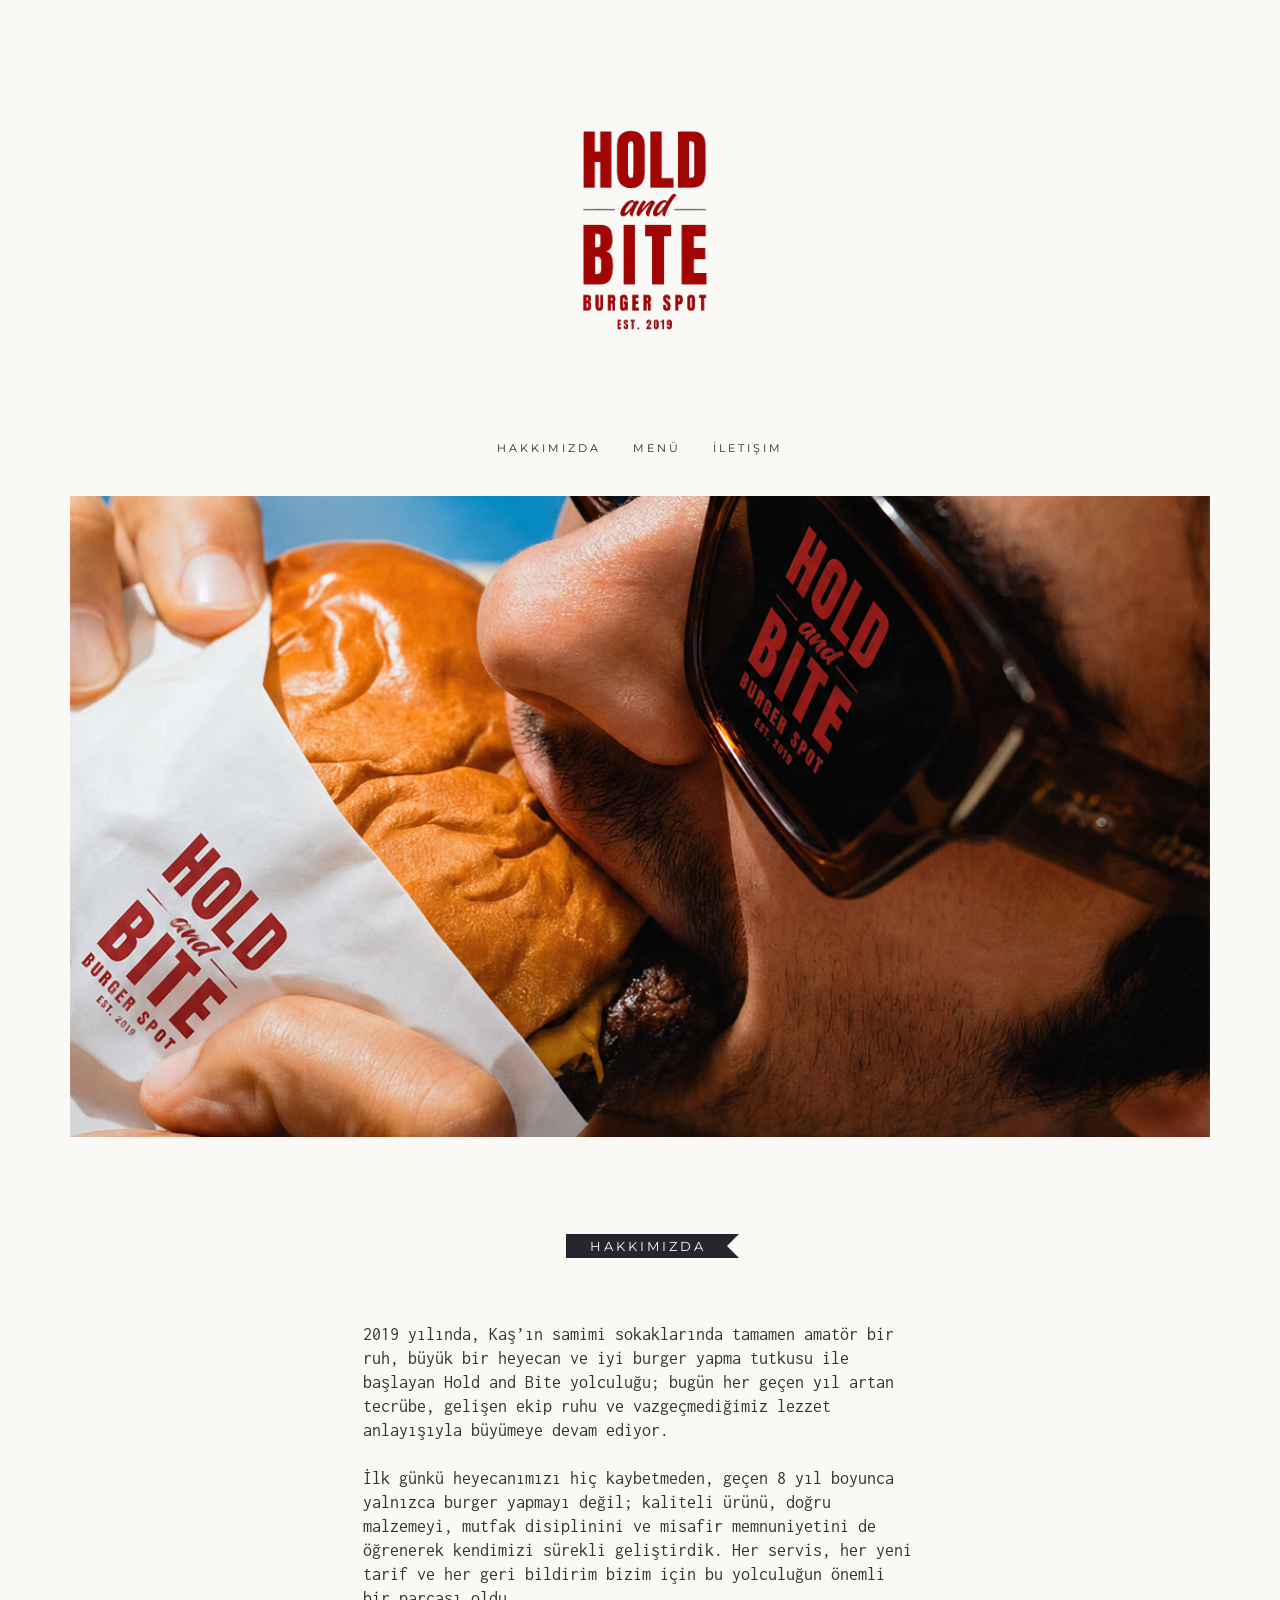
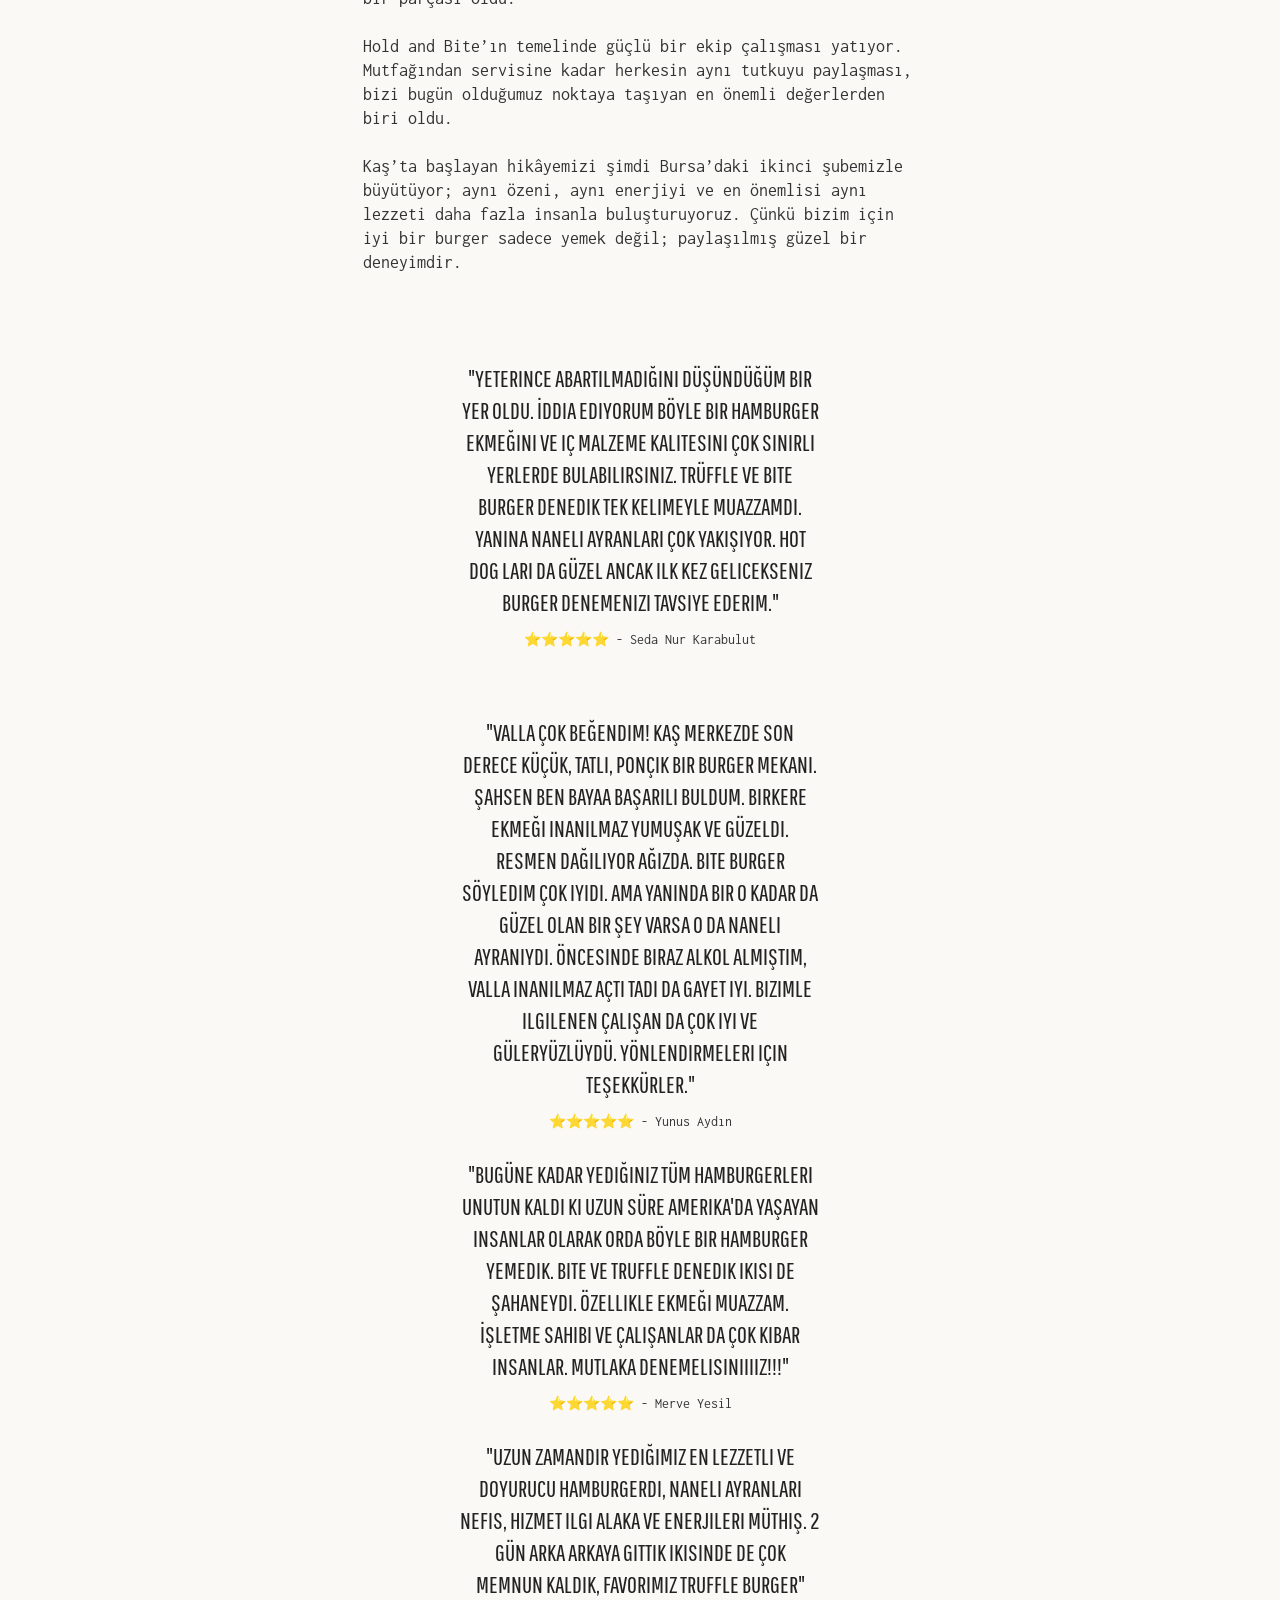
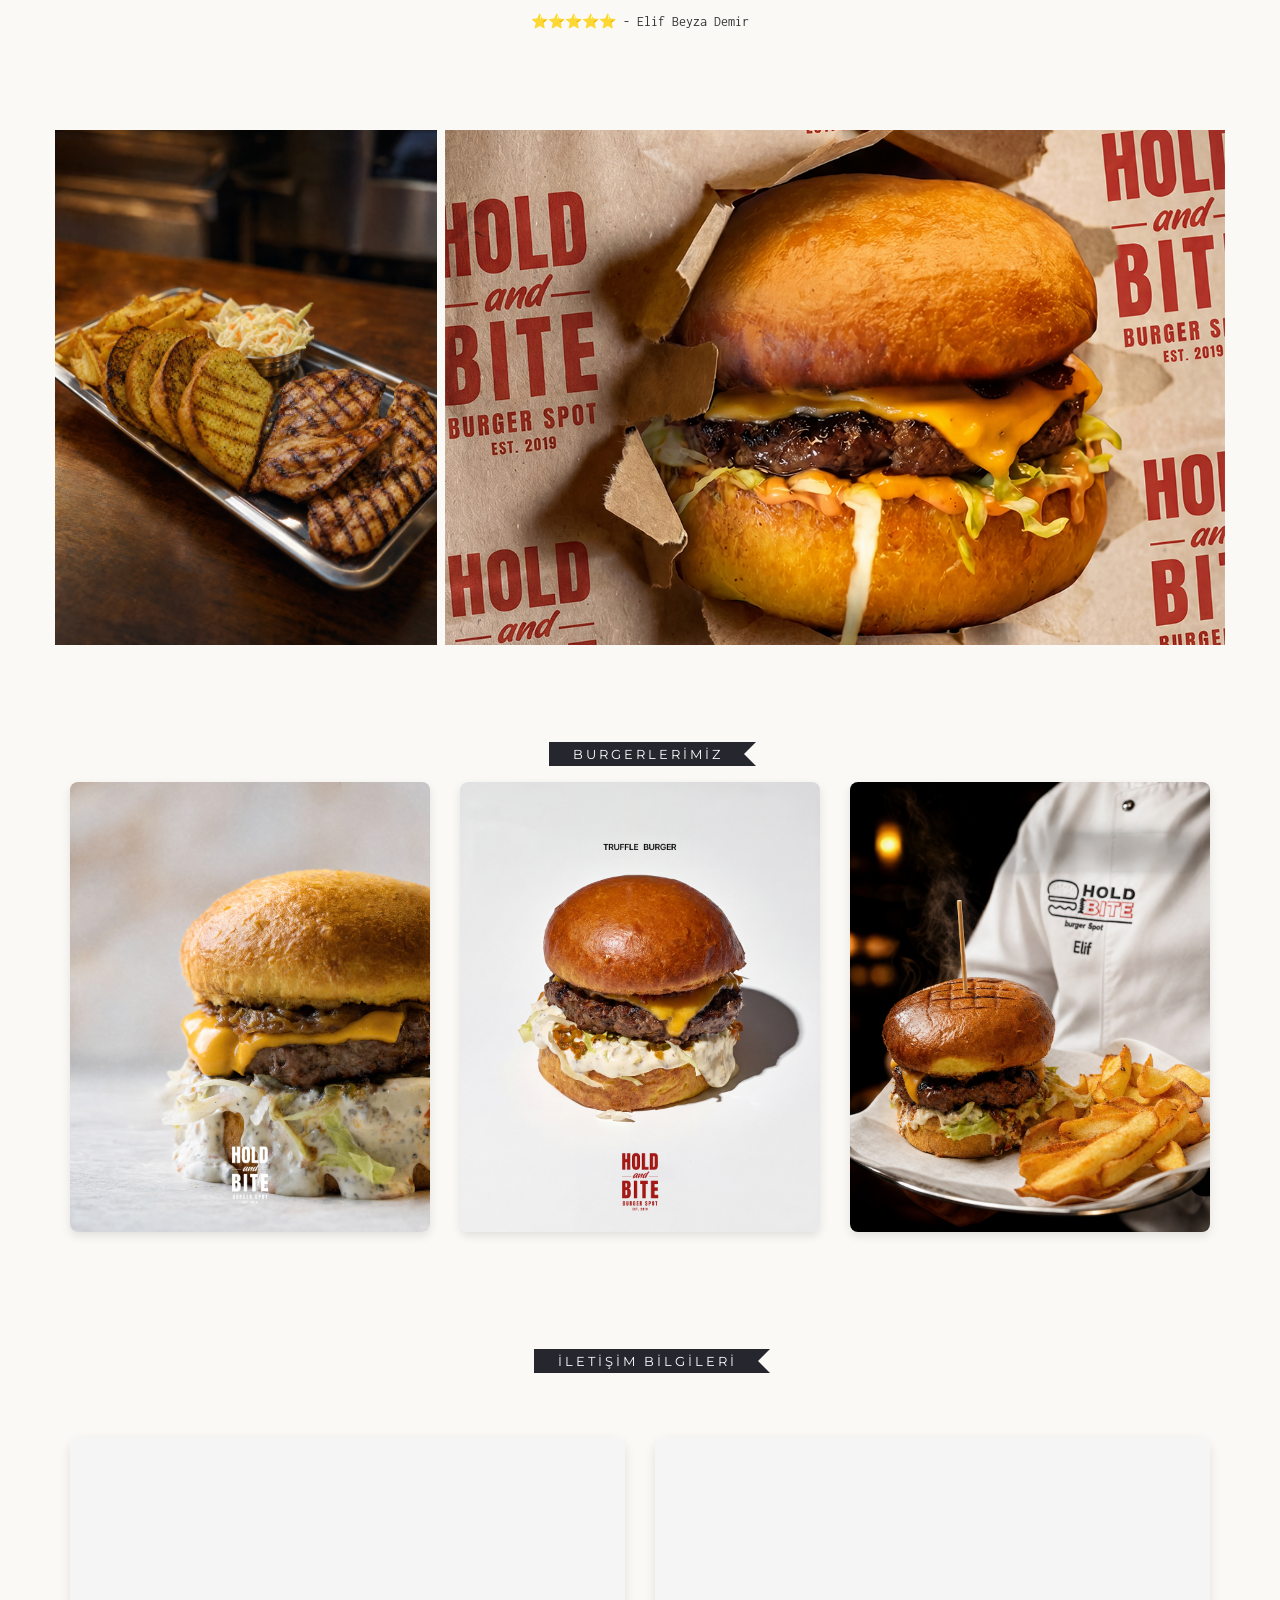
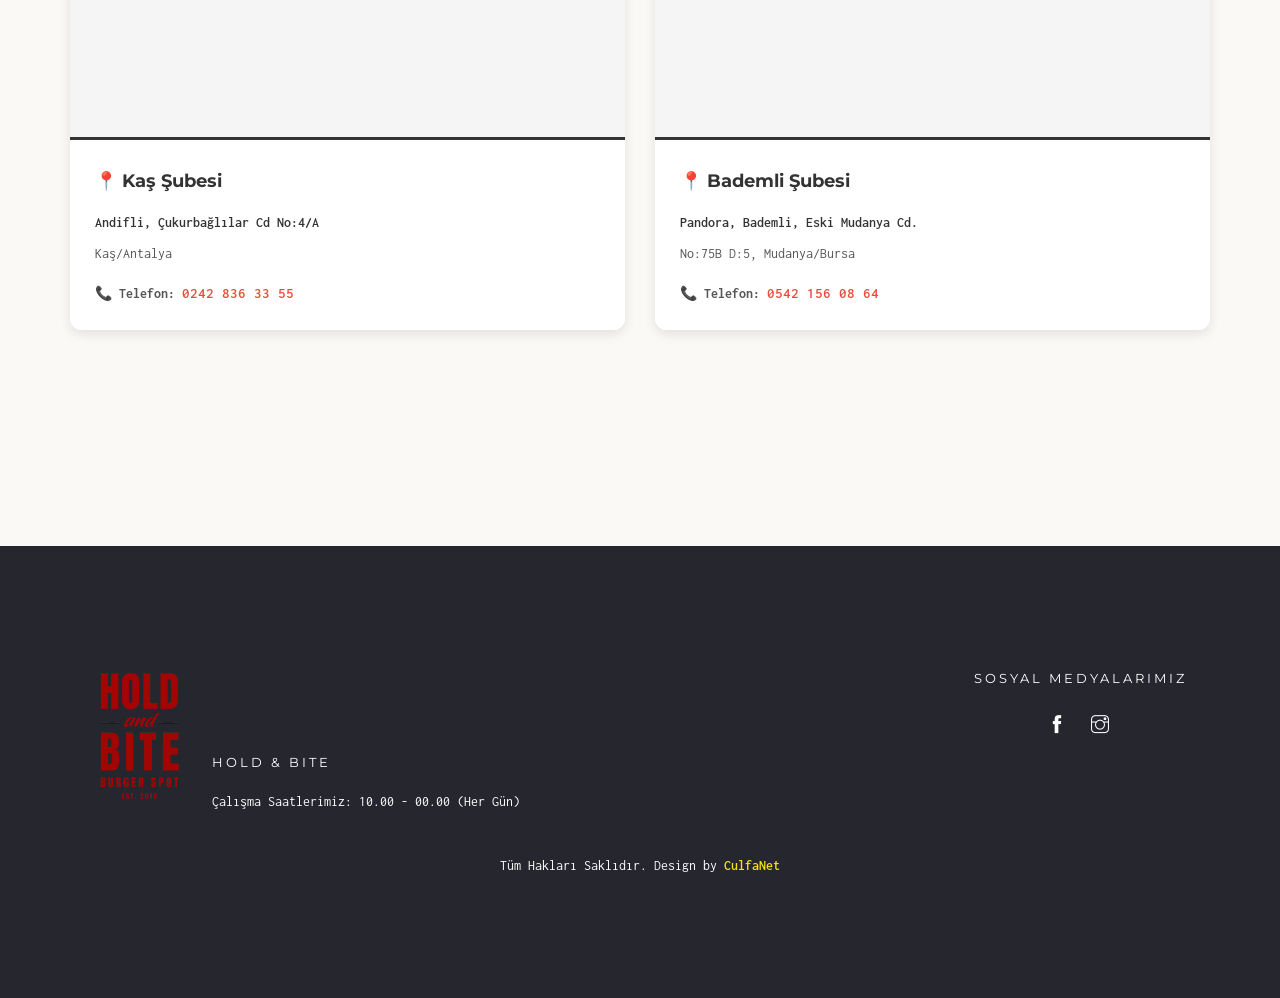
<file: index.html>
<!doctype html>
<html lang="en">
    <head>
        <meta charset="utf-8">
        <title>Hold And Bite</title>
        <meta name="viewport" content="width=device-width, initial-scale=0.9">
        <link rel="icon" type="image/png" href="LogoHoldAndBite.png">
        <link href="css/bootstrap.css" rel="stylesheet" type="text/css" media="all" />
        <link href="css/themify-icons.css" rel="stylesheet" type="text/css" media="all" />
        <link href="css/flexslider.css" rel="stylesheet" type="text/css" media="all" />
        <link href="css/theme.css" rel="stylesheet" type="text/css" media="all" />
        <link href="css/custom.css" rel="stylesheet" type="text/css" media="all" />

        <style>
            /* Genel kaydırma hizalaması (Sabit üst menü için) */
            section {
                scroll-margin-top: 80px;
            }

            @media (max-width: 767px) {
                /* Üstteki ana görseli mobilde büyüt ve gereksiz boşlukları al */
                .top-hero-section {
                    padding-bottom: 0 !important;
                    margin-bottom: -18px !important;
                    overflow: hidden;
                }
                .top-hero-section .image-slider img {
                    transform: scale(1.15); /* Görseli %15 daha büyük gösterir */
                    transform-origin: center bottom;
                    margin-bottom: -15px; /* Altındaki fazlalığı keser */
                }

                /* 1. Hakkımızda bölümünün kayma mesafesini ve üst boşluğunu düzeltme */
                #about {
                    padding-top: 0 !important;
                    margin-top: -105px !important; /* Görsele doğru daha fazla yukarı çektik */
                    scroll-margin-top: 70px;
                }

                /* 2. Flexslider'ın fotoğraf altında bıraktığı görünmez boşlukları yok et */
                .image-slider, 
                .flex-viewport, 
                .slides {
                    margin-bottom: 0 !important;
                    padding-bottom: 0 !important;
                }

                /* 3. Slider navigasyonunun (noktalar/oklar) kapladığı ölü alanı gizle */
                .flex-control-nav, 
                .flex-direction-nav {
                    display: none !important;
                    height: 0 !important;
                    margin: 0 !important;
                    padding: 0 !important;
                }
                
                /* İletişim kartları arası mobil boşluk */
                .location-card {
                    margin-bottom: 24px;
                }
            }

            .logo {
                max-height: 220px;
                width: auto;
                display: block;
                margin: 0 auto;
            }

            .footer-logo {
                max-height: 140px;
                width: auto;
                display: block;
                margin: 0 auto;
            }

            @media (min-width: 768px) {
                .footer-copyright {
                    margin-top: 40px;
                }
            }

            .menu-category {
                background: #fff;
                border: 1px solid rgba(0,0,0,0.08);
                border-radius: 12px;
                padding: 28px 24px;
                margin-bottom: 24px;
                box-shadow: 0 8px 24px rgba(0,0,0,0.04);
            }

            .menu-category h5 {
                margin-bottom: 18px;
                font-size: 18px;
                letter-spacing: 0.04em;
                text-transform: uppercase;
            }

            .menu-item {
                display: flex;
                justify-content: space-between;
                gap: 14px;
                margin-bottom: 12px;
                flex-wrap: wrap;
            }

            .menu-item p {
                margin: 0;
                color: #666;
                flex: 1;
                min-width: 0;
            }

            .menu-item .price {
                font-weight: 700;
                white-space: nowrap;
                margin-left: 16px;
            }

            .menu-tab-heading {
                margin-bottom: 12px;
                display: inline-block;
                padding: 10px 18px;
                border-radius: 999px;
                background: rgba(255,255,255,0.18);
                font-weight: 700;
                letter-spacing: 0.04em;
            }
            
            /* Burger Görselleri İçin Kapsayıcı Sınıf */
            .burger-img-wrapper {
                border-radius: 8px;
                overflow: hidden;
                box-shadow: 0 4px 10px rgba(0,0,0,0.1);
                margin-bottom: 20px;
                background: #fff;
            }
            
            .burger-img-wrapper img {
                width: 100%;
                height: auto;
                display: block;
            }

            @media (max-width: 767px) {
                .logo {
                    max-height: 160px;
                }

                .footer-logo {
                    max-height: 110px;
                }

                .menu-category {
                    padding: 22px 18px;
                }

                .menu-item {
                    flex-direction: column;
                    align-items: flex-start;
                }

                .menu-item .price {
                    margin: 8px 0 0 0;
                }
            }
        </style>
        <link href='http://fonts.googleapis.com/css?family=Montserrat%7CInconsolata:400,700%7CPathway+Gothic+One' rel='stylesheet' type='text/css'>  
    </head>
    <body>
        <div class="nav-container">
            <a id="top"></a>
            <nav class="pb16 pb-xs-0">
                <div class="pt120 pb80 pt-xs-40 pb-xs-16">
                    <div class="container">
                        <div class="row">
                            <div class="col-sm-12 text-center">
                                <a href="index.html">
                                    <img alt="Logo" class="logo" src="LogoHoldAndBite.png" />
                                </a>
                            </div>
                        </div>
                        <!--end of row-->
                    </div>
                    <!--end of container-->
                </div>
                <div class="module widget-handle mobile-toggle text-center visible-xs">
                    <i class="ti-menu"></i>
                </div>
                <div class="nav-bar text-center">
                    <div class="container">
                        <div class="row">
                            <div class="col-sm-12 text-center">
                                <ul class="menu inline-block mb-xs-16">
                                    <li>
                                        <a href="#about" class="inner-link">Hakkımızda</a>
                                    </li>
                                    <li>
                                        <a href="menu.html" class="inner-link">Menü</a>
                                    </li>
                                    <li>
                                        <a href="#contact" class="inner-link">İletişim</a>
                                    </li>
                                </ul>
                            </div>
                        </div>
                        <!--end of row-->
                    </div>
                    <!--end of container-->
                </div>
            </nav>
        </div>
        <div class="main-container">
            <!-- Sınıfa top-hero-section eklendi -->
            <section class="pb0 pt0 top-hero-section">
                <div class="container">
                    <div class="row">
                        <div class="col-sm-12 text-center">
                            <div class="image-slider slider-arrow-controls mb0">
                                <ul class="slides">
                                    <li>
                                        <img alt="Pic" src="hooldAnd.png" />
                                    </li>
                                </ul>
                            </div>
                        </div>
                    </div>
                    <!--end of row-->
                </div>
                <!--end of container-->
            </section>
            
            <section id="about" class="pb0">
                <div class="container">
                    <div class="row mb64 mb-xs-40">
                        <div class="col-sm-12 text-center">
                            <div class="ribbon">
                                <h6 class="uppercase mb0">Hakkımızda</h6>
                            </div>
                        </div>
                    </div>
                    <!--end of row-->
                    <div class="row mb64 mb-xs-40">
                        <div class="col-md-6 col-md-offset-3 col-sm-8 col-sm-offset-2">
                            <p>
                                2019 yılında, Kaş’ın samimi sokaklarında tamamen amatör bir ruh, büyük bir heyecan ve iyi burger yapma tutkusu ile başlayan Hold and Bite yolculuğu; bugün her geçen yıl artan tecrübe, gelişen ekip ruhu ve vazgeçmediğimiz lezzet anlayışıyla büyümeye devam ediyor.
                            </p>
                            <p>
                                İlk günkü heyecanımızı hiç kaybetmeden, geçen 8 yıl boyunca yalnızca burger yapmayı değil; kaliteli ürünü, doğru malzemeyi, mutfak disiplinini ve misafir memnuniyetini de öğrenerek kendimizi sürekli geliştirdik. Her servis, her yeni tarif ve her geri bildirim bizim için bu yolculuğun önemli bir parçası oldu.
                            </p>
                            <p>
                                Hold and Bite’ın temelinde güçlü bir ekip çalışması yatıyor. Mutfağından servisine kadar herkesin aynı tutkuyu paylaşması, bizi bugün olduğumuz noktaya taşıyan en önemli değerlerden biri oldu.
                            </p>
                            <p>
                                Kaş’ta başlayan hikâyemizi şimdi Bursa’daki ikinci şubemizle büyütüyor; aynı özeni, aynı enerjiyi ve en önemlisi aynı lezzeti daha fazla insanla buluşturuyoruz.
                            Çünkü bizim için iyi bir burger sadece yemek değil; paylaşılmış güzel bir deneyimdir.
                            </p>
                        </div>
                    </div>
                    <!--end of row-->
                    <div class="row mb64 mb-xs-24">
                        <div class="col-md-4 col-md-offset-4 col-sm-6 col-sm-offset-3 text-center">
                            <p class="alt-font mb8">
                                "Yeterince abartılmadığını düşündüğüm bir yer oldu. İddia ediyorum böyle bir hamburger ekmeğini ve iç malzeme kalitesini çok sınırlı yerlerde bulabilirsiniz. Trüffle ve bite burger denedik tek kelimeyle muazzamdı. Yanına naneli ayranları çok yakışıyor. Hot dog ları da güzel ancak ilk kez gelicekseniz burger denemenizi tavsiye ederim."
                            </p>
                            <span class="sub">⭐⭐⭐⭐⭐ - Seda Nur Karabulut</span>
                        </div>
                    </div>
                    <!--end of row-->
                    <div class="row">
                        <div class="col-md-4 col-md-offset-4 col-sm-6 col-sm-offset-3 text-center">
                            <p class="alt-font mb8">
                                "Valla çok beğendim! Kaş merkezde son derece küçük, tatlı, ponçik bir burger mekanı. Şahsen ben bayaa başarılı buldum. Birkere ekmeği inanılmaz yumuşak ve güzeldi. Resmen dağılıyor ağızda. Bite Burger söyledim çok iyidi. Ama yanında bir o kadar da güzel olan bir şey varsa o da naneli ayranıydı. Öncesinde biraz alkol almıştım, valla inanılmaz açtı tadı da gayet iyi. Bizimle ilgilenen çalışan da çok iyi ve güleryüzlüydü. Yönlendirmeleri için teşekkürler."
                            </p>
                            <span class="sub">⭐⭐⭐⭐⭐ - Yunus Aydın</span>
                        </div>
                    </div>
                    <br>
                    <div class="row">
                        <div class="col-md-4 col-md-offset-4 col-sm-6 col-sm-offset-3 text-center">
                            <p class="alt-font mb8">
                                "Bugüne kadar yediğiniz tüm hamburgerleri unutun kaldı ki uzun süre Amerika'da yaşayan insanlar olarak orda böyle bir hamburger yemedik. Bite ve truffle denedik ikisi de şahaneydi. Özellikle ekmeği muazzam. İşletme sahibi ve çalışanlar da çok kibar insanlar. Mutlaka denemelisiniiiiz!!!"
                            </p>
                            <span class="sub">⭐⭐⭐⭐⭐ - Merve Yesil</span>
                        </div>
                    </div>
                    <br>

                    <div class="row">
                        <div class="col-md-4 col-md-offset-4 col-sm-6 col-sm-offset-3 text-center">
                            <p class="alt-font mb8">
                                "Uzun zamandır yediğimiz en lezzetli ve doyurucu hamburgerdi, naneli ayranları nefis, hizmet ilgi alaka ve enerjileri müthiş. 2 gün arka arkaya gittik ikisinde de çok memnun kaldık, favorimiz truffle burger"
                            </p>
                            <span class="sub">⭐⭐⭐⭐⭐ - Elif Beyza Demir</span>
                        </div>
                    </div>
                    <!--end of row-->
                </div>
                <!--end of container-->
            </section>
            <section class="pb0">
                <div class="container">
                    <div class="row image-row">
                        <div class="col-sm-4 mb-xs-24">
                            <div class="background-image-holder">
                                <img alt="Background Image" src="HB-Foto30.png" />
                            </div>
                        </div>
                        <div class="col-sm-8">
                            <div class="background-image-holder">
                                <img alt="Background Image" src="Hold-&-Bite-REv3.png" />
                            </div>
                        </div>
                    </div>
                    <!--end of row-->
                </div>
                <!--end of container-->
            </section>
            
            <a id="gallery"></a>
            <section class="pb0">
                <div class="container">
                    <div class="row mb16 mb-xs-16">
                        <div class="col-sm-12 text-center">
                            <div class="ribbon">
                                <h6 class="uppercase mb0">Burgerlerİmİz</h6>
                            </div>
                        </div>
                    </div>
                    
                    <div class="row pt10 pb10 text-center">
                        <div class="col-md-4 col-sm-4 col-xs-12">
                            <div class="burger-img-wrapper">
                                <img alt="Hold and Bite Special Burger" src="HoldandBite-Foto-Post8May2.png" />
                            </div>
                        </div>
                        
                        <div class="col-md-4 col-sm-4 col-xs-12">
                            <div class="burger-img-wrapper">
                                <img alt="Hold and Bite Juicy Burger" src="Truffle-Burger2.png" />
                            </div>
                        </div>
                        
                        <div class="col-md-4 col-sm-4 col-xs-12">
                            <div class="burger-img-wrapper">
                                <img alt="Hold and Bite Pure Burger" src="HB-Foto28.png" />
                            </div>
                        </div>
                    </div>
                </div>
            </section>
            
            <a id="contact"></a>
            <section>
                <div class="container">
                    <div class="row mb64 mb-xs-40">
                        <div class="col-sm-12 text-center">
                            <div class="ribbon">
                                <h6 class="uppercase mb0">İletİŞİm Bİlgİlerİ</h6>
                            </div>
                        </div>
                    </div>
                    <!--end of row-->
                    <div class="row pt20 pb120">
                        <div class="col-md-6 col-sm-6 mb-xs-24">
                            <div class="location-card" id="location-card-1" style="box-shadow: 0 4px 12px rgba(0,0,0,0.1); border-radius: 12px; overflow: hidden;">
                                <div class="card-inner">
                                    <div class="map-embed-holder">
                                        <iframe src="https://www.google.com/maps/embed?pb=!1m18!1m12!1m3!1d3772.9627205528154!2d29.639022776353656!3d36.20073387242409!2m3!1f0!2f0!3f0!3m2!1i1024!2i768!4f13.1!3m3!1m2!1s0x14c1db6fc7824693%3A0xb77fad57c41a42e7!2sHold%26Bite!5e1!3m2!1str!2str!4v1771683389581!5m2!1str!2str" width="100%" height="300" style="border:0; display: block;" allowfullscreen="" loading="lazy" referrerpolicy="no-referrer-when-downgrade"></iframe>
                                    </div>
                                    <div class="card-info bg-white p32">
                                        <h4 class="mb16">📍 Kaş Şubesi</h4>
                                        <p class="bold mb8">Andifli, Çukurbağlılar Cd No:4/A</p>
                                        <p class="mb16">Kaş/Antalya</p>
                                        <p class="mb0"><strong>📞 Telefon:</strong> <a href="tel:+902428363355" class="sub" style="text-decoration: none; cursor: pointer;">0242 836 33 55</a></p>
                                    </div>
                                </div>
                            </div>
                        </div>

                        <div class="col-md-6 col-sm-6">
                            <div class="location-card" id="location-card-2" style="box-shadow: 0 4px 12px rgba(0,0,0,0.1); border-radius: 12px; overflow: hidden;">
                                <div class="card-inner">
                                    <div class="map-embed-holder">
                                        <iframe src="https://www.google.com/maps/embed?pb=!1m18!1m12!1m3!1d3566.559912673337!2d28.91934107651742!3d40.28764517146061!2m3!1f0!2f0!3f0!3m2!1i1024!2i768!4f13.1!3m3!1m2!1s0x14ca136aebc02241%3A0x89d0f2cf8cfd1108!2sHold%20and%20Bite!5e1!3m2!1str!2str!4v1771683249846!5m2!1str!2str" width="100%" height="300" style="border:0; display: block;" allowfullscreen="" loading="lazy" referrerpolicy="no-referrer-when-downgrade"></iframe>
                                    </div>
                                    <div class="card-info bg-white p32">
                                        <h4 class="mb16">📍 Bademli Şubesi</h4>
                                        <p class="bold mb8">Pandora, Bademli, Eski Mudanya Cd.</p>
                                        <p class="mb16">No:75B D:5, Mudanya/Bursa</p>
                                        <p class="mb0"><strong>📞 Telefon:</strong> <a href="tel:+905421560864" class="sub" style="text-decoration: none; cursor: pointer;">0542 156 08 64</a></p>
                                    </div>
                                </div>
                            </div>
                        </div>
                    </div>
                    <!--end of row-->
                </div>
                <!--end of container-->
            </section>
            <footer class="bg-primary pt120 pb120 pt-xs-40 pb-xs-64">
                <div class="container">
                    <div class="row">
                        <div class="col-sm-6 mb-xs-24 text-center-xs">
                            <div class="inline-block center">
                                <img alt="Logo" class="footer-logo display-block center mb-xs-24" src="LogoHoldAndBite.png" />
                            </div>
                            <div class="inline-block display-block-xs text-center-xs">
                                <h6 class="uppercase mb16">Hold & Bite</h6>
                                <span class="sub display-block">Çalışma Saatlerimiz: 10.00 - 00.00 (Her Gün)</span>
                            </div>
                        </div>
                        <div class="col-md-3 col-md-offset-3 col-sm-4 col-sm-offset-2 text-center">
                            <h6 class="uppercase">Sosyal Medyalarımız</h6>
                            <ul class="list-inline social-list">
                                <li>
                                    <a href="https://www.facebook.com/profile.php?id=61585550412751">
                                        <i class="ti-facebook"></i>
                                    </a>
                                </li>
                                <li>
                                    <a href="https://www.instagram.com/holdandbite/">
                                        <i class="ti-instagram"></i>
                                    </a>
                                </li>
                            </ul>
                        </div>
                    </div>
                    <!--end of row-->
                    <div class="row">
                        <div class="col-sm-12 text-center mt-xs-24 footer-copyright">
                            <span class="sub display-block">Tüm Hakları Saklıdır. Design by <a href="https://www.culfa.net/" target="_blank" rel="noopener noreferrer" style="color: rgb(243, 227, 7);">CulfaNet</a></span>
                        </div>
                    </div>
                </div>
                <!--end of container-->
            </footer>
        </div>
        <script src="js/jquery.min.js"></script>
        <script src="js/bootstrap.min.js"></script>
        <script src="js/flexslider.min.js"></script>
        <script src="js/twitterfetcher.min.js"></script>
        <script src="js/spectragram.min.js"></script>
        <script src="js/smooth-scroll.min.js"></script>
        <script src="js/parallax.min.js"></script>
        <script src="js/scripts.js"></script>
    </body>
</html>
</file>
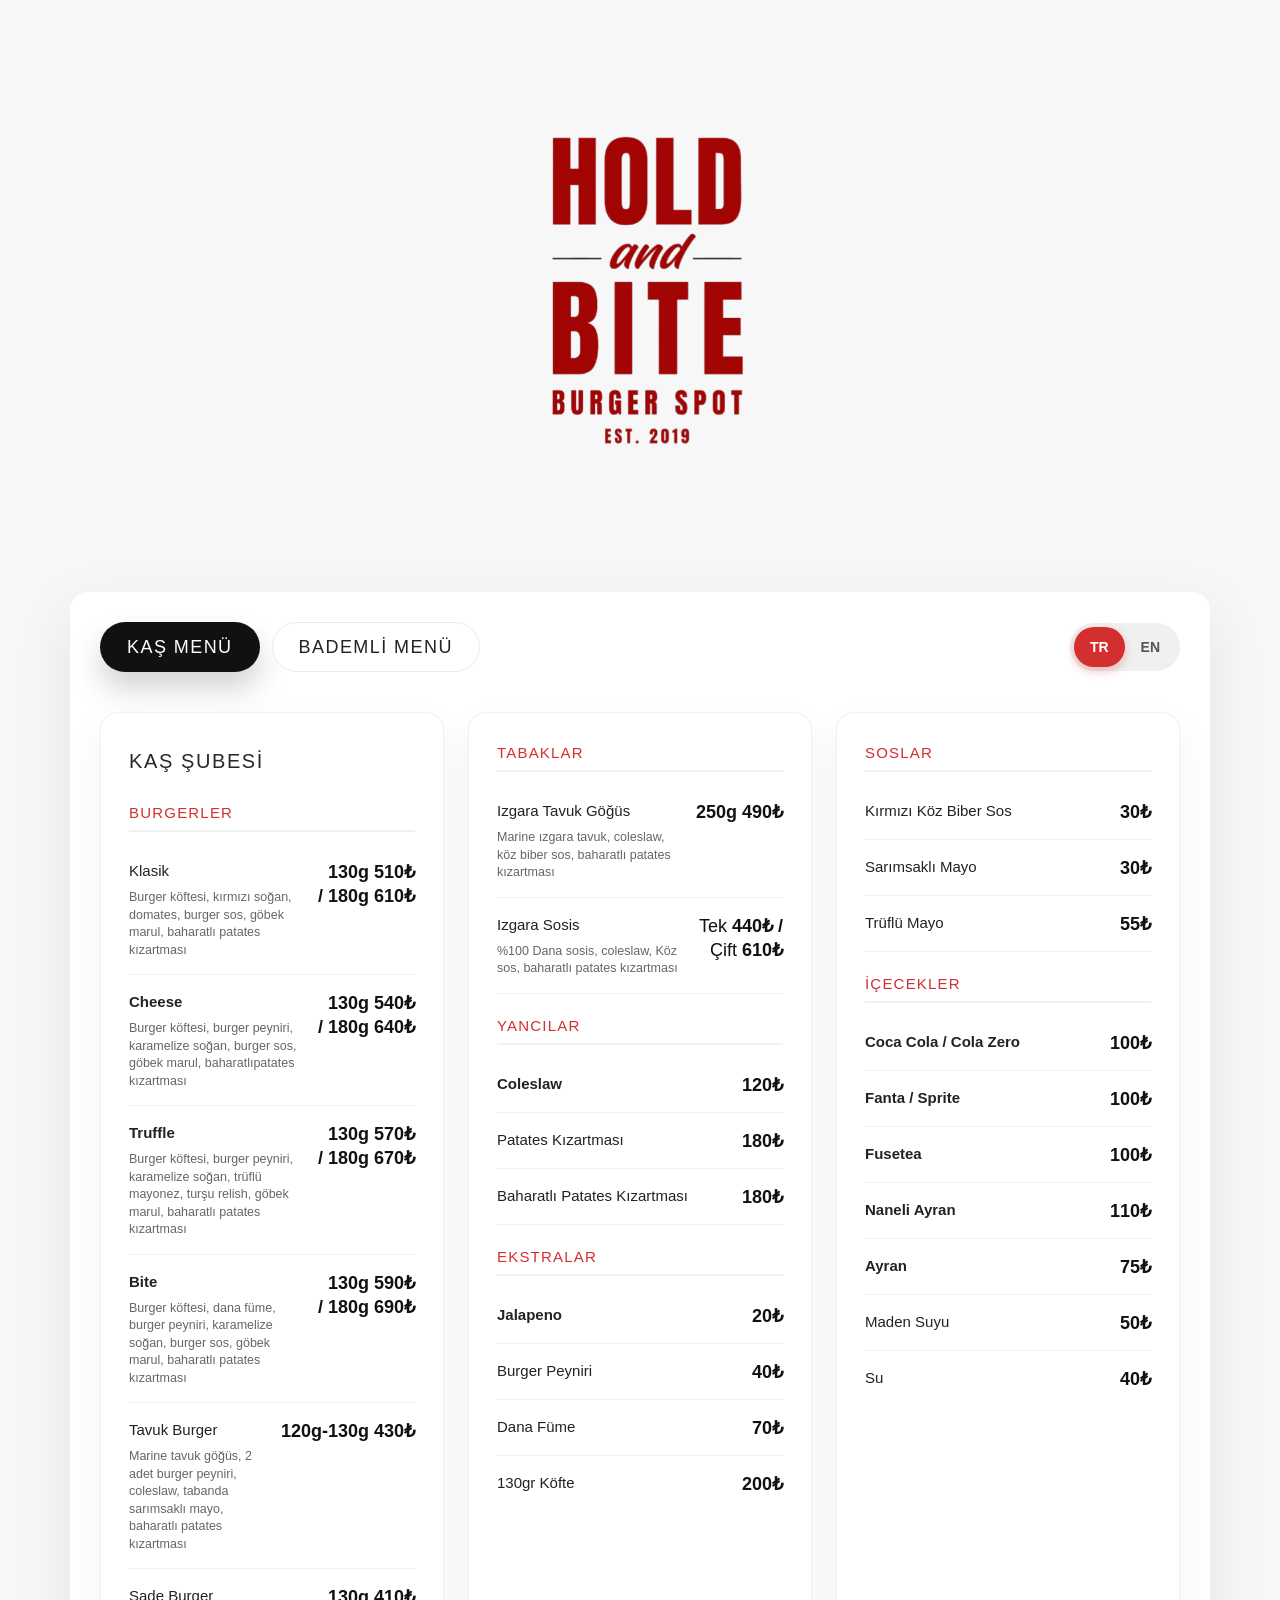
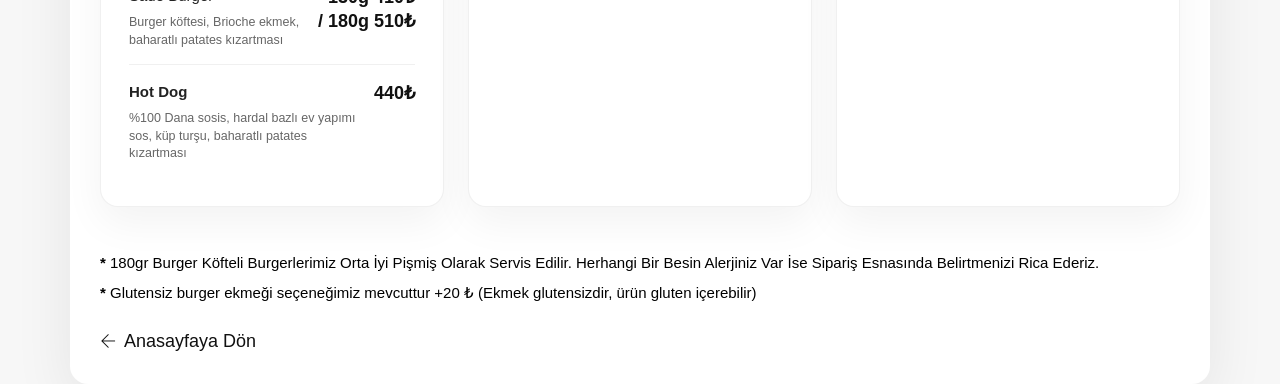
<file: menu.html>
<!doctype html>
<html lang="tr">
    <head>
        <meta charset="utf-8">
        <title>Hold And Bite Menü</title>
        <meta name="viewport" content="width=device-width, initial-scale=0.9">
        <link rel="icon" type="image/png" href="LogoHoldAndBite.png">
        <link href="css/bootstrap.css" rel="stylesheet" type="text/css" media="all" />
        <link href="css/themify-icons.css" rel="stylesheet" type="text/css" media="all" />
        <link href="css/flexslider.css" rel="stylesheet" type="text/css" media="all" />
        <link href="css/theme.css" rel="stylesheet" type="text/css" media="all" />
        <link href="css/custom.css" rel="stylesheet" type="text/css" media="all" />
        <style>
            body {
                background: #f7f7f7;
            }
            .menu-hero {
                background: linear-gradient(120deg, #161616 0%, #3c1c0f 100%);
                color: #fff;
                padding: 80px 0 60px;
                text-align: center;
            }
            .menu-hero h1 {
                font-size: 42px;
                letter-spacing: 0.1em;
                margin-bottom: 10px;
                text-transform: uppercase;
            }
            .menu-hero p {
                color: rgba(255,255,255,0.76);
                font-size: 16px;
                max-width: 700px;
                margin: 0 auto;
            }
            .logo {
                max-height: 340px;
                width: auto;
                display: block;
                margin: 0 auto;
            }

            .menu-panel {
                background: #fff;
                border-radius: 18px;
                padding: 30px;
                box-shadow: 0 20px 60px rgba(0,0,0,0.08);
                margin-top: -60px;
                position: relative;
            }
            .menu-header-bar {
                display: flex;
                justify-content: space-between;
                align-items: center;
                flex-wrap: wrap;
                gap: 15px;
                margin-bottom: 40px;
            }
            .menu-tab-list {
                display: flex;
                gap: 12px;
                flex-wrap: wrap;
            }
            .menu-link-row {
                display: flex;
                gap: 12px;
                flex-wrap: wrap;
                margin-top: 18px;
                align-items: center;
            }
            .menu-link-btn {
                display: inline-flex;
                align-items: center;
                justify-content: center;
                padding: 10px 18px;
                border-radius: 999px;
                border: 1px solid rgba(0,0,0,0.08);
                background: #fafafa;
                color: #111;
                font-weight: 700;
                text-transform: uppercase;
                letter-spacing: 0.06em;
                text-decoration: none;
                transition: all 0.25s ease;
            }
            .menu-link-btn:hover {
                background: #111;
                color: #fff;
                border-color: transparent;
            }
            .menu-tab-btn {
                display: inline-block;
                padding: 12px 26px;
                border-radius: 999px;
                border: 1px solid rgba(0,0,0,0.08);
                background: #fff;
                color: #222;
                font-weight: 700;
                text-transform: uppercase;
                letter-spacing: 0.08em;
                text-decoration: none;
            }
            .menu-tab-btn.active {
                background: #111;
                color: #fff;
                border-color: transparent;
                box-shadow: 0 16px 30px rgba(0,0,0,0.18);
            }
            
            /* DİL SEÇENEĞİ STİLLERİ */
            .lang-switcher {
                display: flex;
                background: #f0f0f0;
                border-radius: 999px;
                padding: 4px;
            }
            .lang-btn {
                border: none;
                background: transparent;
                padding: 8px 16px;
                border-radius: 999px;
                font-weight: 700;
                font-size: 14px;
                color: #555;
                cursor: pointer;
                transition: 0.3s ease;
            }
            .lang-btn.active {
                background: #d32f2f;
                color: #fff;
                box-shadow: 0 4px 10px rgba(211, 47, 47, 0.3);
            }
            .en-text { display: none; }
            body.lang-en .tr-text { display: none; }
            body.lang-en .en-text { display: inline; }

            .menu-grid {
                display: grid;
                grid-template-columns: repeat(3, minmax(0, 1fr));
                gap: 24px;
            }
            .menu-card {
                border-radius: 18px;
                border: 1px solid rgba(0,0,0,0.06);
                box-shadow: 0 16px 40px rgba(0,0,0,0.05);
                padding: 28px;
                background: #fff;
            }
            .menu-card h3 {
                margin-bottom: 18px;
                font-size: 20px;
                letter-spacing: 0.08em;
                text-transform: uppercase;
            }
            .menu-card .menu-item {
                display: flex;
                justify-content: space-between;
                align-items: flex-start;
                flex-wrap: nowrap;
                gap: 15px;
                padding: 15px 0;
                border-bottom: 1px solid rgba(0,0,0,0.06);
            }
            .menu-card .menu-item:last-child {
                border-bottom: none;
            }
            .menu-card .item-info {
                flex: 1;
            }
            .menu-card .item-name {
                margin: 0;
                font-size: 15px;
                color: #222;
                font-weight: 700;
            }
            .menu-card .ingredients {
                margin: 6px 0 0 0;
                font-size: 12.5px;
                color: #666;
                line-height: 1.4;
            }
            .menu-card .price {
                font-weight: 800;
                color: #111;
                white-space: nowrap;
                margin-top: 1px;
                text-align: right;
            }
            .menu-card .category-title {
                margin: 20px 0 12px;
                color: #d32f2f;
                font-size: 15px;
                font-weight: 700;
                letter-spacing: 0.08em;
                text-transform: uppercase;
                border-bottom: 2px solid #f0f0f0;
                padding-bottom: 5px;
            }
            .menu-card .category-title:first-child {
                margin-top: 0;
            }
            .menu-note {
                font-size: 15px;
                font-weight: 900;
                color: #000;
                margin-top: 20px;
                text-align: left;
                grid-column: 1 / -1;
            }
            .menu-note-item {
                margin-bottom: 6px;
            }
            .menu-note-item:last-child {
                margin-bottom: 0;
            }
            .back-link {
                display: inline-flex;
                align-items: center;
                gap: 8px;
                margin-top: 24px;
                color: #111;
                text-decoration: none;
                font-weight: 700;
            }
            .back-link i {
                font-size: 16px;
            }

            /* --- MOBİL MENÜ DÜZELTMELERİ --- */
            @media (max-width: 767px) {
                .logo {
                    max-height: 240px;
                }

                .nav-container {
                    position: relative;
                }
                .mobile-toggle {
                    cursor: pointer;
                    padding: 15px;
                    display: inline-block;
                    font-size: 24px;
                }
                .nav-bar {
                    display: none; /* Varsayılan olarak kapalı */
                    position: absolute;
                    top: 100%;
                    left: 0;
                    width: 100%;
                    background: #fff;
                    z-index: 999;
                    box-shadow: 0 10px 20px rgba(0,0,0,0.08);
                    padding: 15px 0;
                }
                .nav-bar.active {
                    display: block; /* Tıklanınca açılacak */
                }
                .menu.inline-block {
                    display: block;
                    padding: 0;
                }
                .menu.inline-block li {
                    display: block;
                    margin: 10px 0;
                }
                .menu.inline-block li a {
                    font-size: 16px;
                    display: block;
                    padding: 5px 20px;
                }
                
                /* Diğer mobil düzeltmeler */
                .menu-grid {
                    grid-template-columns: 1fr;
                }
                .menu-hero {
                    padding: 60px 16px 40px;
                }
                .menu-panel {
                    padding: 22px;
                    margin-top: -40px;
                }
                .menu-header-bar {
                    justify-content: center;
                }
                .menu-tab-btn {
                    width: 100%;
                    text-align: center;
                }
                .menu-card .menu-item {
                    flex-direction: column;
                    gap: 8px;
                }
                .menu-card .price {
                    text-align: left;
                }
                #kas-menu .menu-card:nth-child(1) {
                    order: 1;
                }
                #kas-menu .menu-note {
                    order: 2;
                }
                #kas-menu .menu-card:nth-child(2) {
                    order: 3;
                }
                #kas-menu .menu-card:nth-child(3) {
                    order: 4;
                }
            }
            @media (min-width: 768px) and (max-width: 1024px) {
                .menu-grid {
                    grid-template-columns: repeat(2, 1fr);
                }
            }
        </style>
    </head>
    <body>
        <div class="nav-container">
            <a id="top"></a>
            <nav class="pb16 pb-xs-0">
                <div class="pt120 pb80 pt-xs-40 pb-xs-16">
                    <div class="container">
                        <div class="row">
                            <div class="col-sm-12 text-center">
                                <a href="index.html">
                                    <img alt="Logo" class="logo" src="LogoHoldAndBite.png" />
                                </a>
                            </div>
                        </div>
                    </div>
                </div>
                
            </nav>
        </div>

        <div class="main-container">
            
            <section class="pb0">
                <div class="container">
                    <div class="menu-panel">
                        <div class="menu-header-bar">
                            <div class="menu-tab-list">
                                <a href="#kas-menu" class="menu-tab-btn active"><span class="tr-text">Kaş Menü</span><span class="en-text">Kaş Menu</span></a>
                                <a href="#bademli-menu" class="menu-tab-btn"><span class="tr-text">Bademli Menü</span><span class="en-text">Bademli Menu</span></a>
                            </div>
                            <div class="lang-switcher">
                                <button class="lang-btn active" data-lang="tr">TR</button>
                                <button class="lang-btn" data-lang="en">EN</button>
                            </div>
                        </div>

                        <!-- KAŞ MENÜ -->
                        <div id="kas-menu" class="menu-grid">
                            <div class="menu-card">
                                <h3><span class="tr-text">Kaş Şubesi</span><span class="en-text">Kaş Branch</span></h3>
                                <p class="category-title"><span class="tr-text">Burgerler</span><span class="en-text">Burgers</span></p>
                                
                                <div class="menu-item">
                                    <div class="item-info">
                                        <p class="item-name"><span class="tr-text">Klasik</span><span class="en-text">Classic Burger</span></p>
                                        <p class="ingredients">
                                            <span class="tr-text">Burger köftesi, kırmızı soğan, domates, burger sos, göbek marul, baharatlı patates kızartması</span>
                                            <span class="en-text">Burger patty, red onion, tomato, burger sauce, iceberg lettuce, spicy french fries</span>
                                        </p>
                                    </div>
                                    <span class="price">130g 510₺ <br>/ 180g 610₺</span>
                                </div>

                                <div class="menu-item">
                                    <div class="item-info">
                                        <p class="item-name">Cheese</p>
                                        <p class="ingredients">
                                            <span class="tr-text">Burger köftesi, burger peyniri, karamelize soğan, burger sos, göbek marul, baharatlıpatates kızartması</span>
                                            <span class="en-text">Burger patty, burger cheese, caramelized onions, burger sauce, iceberg lettuce, spicy french fries</span>
                                        </p>
                                    </div>
                                    <span class="price">130g 540₺ <br>/ 180g 640₺</span>
                                </div>

                                <div class="menu-item">
                                    <div class="item-info">
                                        <p class="item-name">Truffle</p>
                                        <p class="ingredients">
                                            <span class="tr-text">Burger köftesi, burger peyniri, karamelize soğan, trüflü mayonez, turşu relish, göbek marul, baharatlı patates kızartması</span>
                                            <span class="en-text">Burger patty, burger cheese, caramelized onions, truffle mayonnaise, pickle relish, iceberg lettuce, spicy french fries</span>
                                        </p>
                                    </div>
                                    <span class="price">130g 570₺ <br>/ 180g 670₺</span>
                                </div>
                                
                                <div class="menu-item">
                                    <div class="item-info">
                                        <p class="item-name">Bite</p>
                                        <p class="ingredients">
                                            <span class="tr-text">Burger köftesi, dana füme, burger peyniri, karamelize soğan, burger sos, göbek marul, baharatlı patates kızartması</span>
                                            <span class="en-text">Burger patty, smoked beef, burger cheese, caramelized onions, burger sauce, iceberg lettuce, spicy french fries</span>
                                        </p>
                                    </div>
                                    <span class="price">130g 590₺ <br>/ 180g 690₺</span>
                                </div>

                                <div class="menu-item">
                                    <div class="item-info">
                                        <p class="item-name"><span class="tr-text">Tavuk Burger</span><span class="en-text">Chicken Burger</span></p>
                                        <p class="ingredients">
                                            <span class="tr-text">Marine tavuk göğüs, 2 adet burger peyniri, coleslaw, tabanda sarımsaklı mayo, baharatlı patates kızartması</span>
                                            <span class="en-text">Marinated chicken breast, 2 burger cheese slices, coleslaw, garlic mayo base, spicy french fries</span>
                                        </p>
                                    </div>
                                    <span class="price">120g-130g 430₺</span>
                                </div>

                                <div class="menu-item">
                                    <div class="item-info">
                                        <p class="item-name"><span class="tr-text">Sade Burger</span><span class="en-text">Patty - Bun</span></p>
                                        <p class="ingredients">
                                            <span class="tr-text">Burger köftesi, Brioche ekmek, baharatlı patates kızartması</span>
                                            <span class="en-text">Burger patty, brioche bun, spicy french fries</span>
                                        </p>
                                    </div>
                                    <span class="price">130g 410₺ <br>/ 180g 510₺</span>
                                </div>

                                <div class="menu-item">
                                    <div class="item-info">
                                        <p class="item-name">Hot Dog</p>
                                        <p class="ingredients">
                                            <span class="tr-text">%100 Dana sosis, hardal bazlı ev yapımı sos, küp turşu, baharatlı patates kızartması</span>
                                            <span class="en-text">100% beef sausage, homemade mustard-based sauce, diced pickles, spicy french fries</span>
                                        </p>
                                    </div>
                                    <span class="price"> 440₺</span>
                                </div>

                                <!-- <div class="menu-item">
                                    <div class="item-info">
                                        <p class="item-name">Vegie</p>
                                        <p class="ingredients">
                                            <span class="tr-text">Kırmızı Meksika fasulyeli, ay çekirdekli, kinoalı köfte, göbek marul, köz kırmızı biber sos, karamelize soğan, tabanda sarımsaklı mayo, baharatlı patates kızartması</span>
                                            <span class="en-text">Meatballs with red Mexican beans, sunflower seeds, and quinoa, iceberg lettuce, roasted red pepper sauce, caramelized onions, garlic mayo base, and spicy french fries.</span>
                                        </p>
                                    </div>
                                    <span class="price">410₺</span>
                                </div> -->

                            </div>

                            <div class="menu-card">
                                <p class="category-title"><span class="tr-text">Tabaklar</span><span class="en-text">Plates</span></p>
                                
                                <div class="menu-item">
                                    <div class="item-info">
                                        <p class="item-name"><span class="tr-text">Izgara Tavuk Göğüs</span><span class="en-text">Grilled Chicken Breast</span></p>
                                        <p class="ingredients">
                                            <span class="tr-text">Marine ızgara tavuk, coleslaw, köz biber sos, baharatlı patates kızartması</span>
                                            <span class="en-text">Marinated grilled chicken, coleslaw, roasted pepper sauce, spicy french fries</span>
                                        </p>
                                    </div>
                                    <span class="price">250g 490₺</span>
                                </div>

                                <div class="menu-item">
                                    <div class="item-info">
                                        <p class="item-name"><span class="tr-text">Izgara Sosis</span><span class="en-text">Grilled Sausage</span></p>
                                        <p class="ingredients">
                                            <span class="tr-text">%100 Dana sosis, coleslaw, Köz sos, baharatlı patates kızartması</span>
                                            <span class="en-text">100% beef sausage, coleslaw, mustard sauce, spicy french fries</span>
                                        </p>
                                    </div>
                                    <span class="price"><span class="tr-text">Tek</span><span class="en-text">Single</span> 440₺ / <br><span class="tr-text">Çift</span><span class="en-text">Double</span> 610₺</span>
                                </div>

                                <p class="category-title"><span class="tr-text">Yancılar</span><span class="en-text">Sides</span></p>
                                <div class="menu-item"><div class="item-info"><p class="item-name">Coleslaw</p></div><span class="price">120₺</span></div>
                                <div class="menu-item"><div class="item-info"><p class="item-name"><span class="tr-text">Patates Kızartması</span><span class="en-text">French Fries</span></p></div><span class="price">180₺</span></div>
                                <div class="menu-item"><div class="item-info"><p class="item-name"><span class="tr-text">Baharatlı Patates Kızartması</span><span class="en-text">Spicy French Fries</span></p></div><span class="price">180₺</span></div>
                                
                                <p class="category-title"><span class="tr-text">Ekstralar</span><span class="en-text">Extras</span></p>
                                <div class="menu-item"><div class="item-info"><p class="item-name">Jalapeno</p></div><span class="price">20₺</span></div>
                                <div class="menu-item"><div class="item-info"><p class="item-name"><span class="tr-text">Burger Peyniri</span><span class="en-text">Burger Cheese</span></p></div><span class="price">40₺</span></div>
                                <div class="menu-item"><div class="item-info"><p class="item-name"><span class="tr-text">Dana Füme</span><span class="en-text">Beef Bacon</span></p></div><span class="price">70₺</span></div>
                                <div class="menu-item"><div class="item-info"><p class="item-name"><span class="tr-text">130gr Köfte</span><span class="en-text">130g Patty</span></p></div><span class="price">200₺</span></div>
                            </div>

                            <div class="menu-card">
                                <p class="category-title"><span class="tr-text">Soslar</span><span class="en-text">Sauces</span></p>
                                <div class="menu-item"><div class="item-info"><p class="item-name"><span class="tr-text">Kırmızı Köz Biber Sos</span><span class="en-text">Roasted Red Pepper Sauce</span></p></div><span class="price">30₺</span></div>
                                <div class="menu-item"><div class="item-info"><p class="item-name"><span class="tr-text">Sarımsaklı Mayo</span><span class="en-text">Garlic Mayonnaise</span></p></div><span class="price">30₺</span></div>
                                <div class="menu-item"><div class="item-info"><p class="item-name"><span class="tr-text">Trüflü Mayo</span><span class="en-text">Truffle Mayonnaise</span></p></div><span class="price">55₺</span></div>

                                <p class="category-title"><span class="tr-text">İçecekler</span><span class="en-text">Beverages</span></p>
                                <div class="menu-item"><div class="item-info"><p class="item-name">Coca Cola / Cola Zero</p></div><span class="price">100₺</span></div>
                                <div class="menu-item"><div class="item-info"><p class="item-name">Fanta / Sprite</p></div><span class="price">100₺</span></div>
                                <div class="menu-item"><div class="item-info"><p class="item-name">Fusetea</p></div><span class="price">100₺</span></div>
                                <div class="menu-item"><div class="item-info"><p class="item-name">Naneli Ayran</p></div><span class="price">110₺</span></div>
                                <div class="menu-item"><div class="item-info"><p class="item-name">Ayran</p></div><span class="price">75₺</span></div>
                                <div class="menu-item"><div class="item-info"><p class="item-name"><span class="tr-text">Maden Suyu </span><span class="en-text">Mineral water</span></p></div><span class="price">50₺</span></div>
                                <div class="menu-item"><div class="item-info"><p class="item-name"><span class="tr-text">Su</span><span class="en-text">Water</span></p></div><span class="price">40₺</span></div>
                            </div>
                            <div class="menu-note">
                                <div class="menu-note-item">* <span class="tr-text">180gr Burger Köfteli Burgerlerimiz Orta İyi Pişmiş Olarak Servis Edilir. Herhangi Bir Besin Alerjiniz Var İse Sipariş Esnasında Belirtmenizi Rica Ederiz.</span><span class="en-text">180g burger patty is served medium well. Please let us know if you have any food allergies.</span></div>
                                <div class="menu-note-item">* <span class="tr-text">Glutensiz burger ekmeği seçeneğimiz mevcuttur +20 ₺ (Ekmek glutensizdir, ürün gluten içerebilir)</span><span class="en-text">Gluten-free burger bun option available +20 ₺ (Bread is gluten-free, product may contain gluten)</span></div>
                            </div>
                        </div>

                        <div id="bademli-menu" class="menu-grid" style="display:none;">
                            <div class="menu-card">
                                <h3><span class="tr-text">Bademli Şubesi</span><span class="en-text">Bademli Branch</span></h3>
                                <p class="category-title"><span class="tr-text">Burgerler</span><span class="en-text">Burgers</span></p>
                                
                                <!-- <div class="menu-item">
                                    <div class="item-info">
                                        <p class="item-name">Bite</p>
                                        <p class="ingredients">
                                            <span class="tr-text">Burger köftesi, dana füme, burger peyniri, karamelize soğan, burger sos, göbek marul, patates kızartması</span>
                                            <span class="en-text">Beef patty, beef bacon, burger cheese, caramelized onion, burger sauce, iceberg. Served with french fries.</span>
                                        </p>
                                    </div>
                                    <span class="price">130g 510₺<br>/ 180g 590₺</span>
                                </div> -->

                                <div class="menu-item">
                                    <div class="item-info">
                                        <p class="item-name">Truffle</p>
                                        <p class="ingredients">
                                            <span class="tr-text">%100 Dana Köfte, Brioche Ekmek, Truflü Mayo, Turşu Relish, Iceberg, Burger Peyniri, Karamelize Soğan, Baharatlı Patates Kızartması</span>
                                            <span class="en-text">Beef patty, burger cheese, caramelized onion, truffle mayo, pickle relish, iceberg. Served with french fries.</span>
                                        </p>
                                    </div>
                                    <span class="price">130g 575₺ <br>/ 180g 675₺</span>
                                </div>

                                <div class="menu-item">
                                    <div class="item-info">
                                        <p class="item-name">Cheese</p>
                                        <p class="ingredients">
                                            <span class="tr-text">%100 Dana Köfte, Brioche Ekmek, Burger Sos, Iceberg, Burger Peyniri, Karamelize Soğan, Baharatlı Patates Kızartması</span>
                                            <span class="en-text">Beef patty, burger cheese, caramelized onion, burger sauce, iceberg. Served with french fries.</span>
                                        </p>
                                    </div>
                                    <span class="price">130g 545₺ <br>/ 180g 645₺</span>
                                </div>

                                <div class="menu-item">
                                    <div class="item-info">
                                        <p class="item-name"><span class="tr-text">Klasik</span><span class="en-text">Classic</span></p>
                                        <p class="ingredients">
                                            <span class="tr-text">%100 Dana Köfte, Brioche Ekmek, Burger Sos, Iceberg, Domates, Kırmızı Soğan, Baharatlı Patates Kızartması</span>
                                            <span class="en-text">Beef patty, red onion, tomato, burger sauce, iceberg. Served with french fries.</span>
                                        </p>
                                    </div>
                                    <span class="price">130g 510₺ <br>/ 180g 610₺</span>
                                </div>

                                <div class="menu-item">
                                    <div class="item-info">
                                        <p class="item-name"><span class="tr-text">Sade Burger</span><span class="en-text">Patty - Bun</span></p>
                                        <p class="ingredients">
                                            <span class="tr-text">%100 Dana Köfte, Brioche Ekmek, Baharatlı Patates Kızartması</span>
                                            <span class="en-text">Beef patty, brioche bun. Served with french fries.</span>
                                        </p>
                                    </div>
                                    <span class="price">130g 440₺ <br>/ 180g 540₺</span>
                                </div>

                                <div class="menu-item">
                                    <div class="item-info">
                                        <p class="item-name"><span class="tr-text">Tavuk Burger</span><span class="en-text">Chicken Burger</span></p>
                                        <p class="ingredients">
                                            <span class="tr-text">Izgara Tavuk Göğüs, Brioche Ekmek, Sarımsaklı Mayonez, Coleslaw, Burger Peyniri, Baharatlı Patates Kızartması</span>
                                            <span class="en-text">Marinated grilled chicken, double burger cheese, coleslaw, iceberg, yoghurt and mayonnaise based sauce. Served with french fries.</span>
                                        </p>
                                    </div>
                                    <span class="price">120-130g 440₺</span>
                                </div>

                                <!-- <div class="menu-item">
                                    <div class="item-info">
                                        <p class="item-name">Vegie</p>
                                        <p class="ingredients">
                                            <span class="tr-text">Kırmızı Meksika fasulyeli, ay çekirdekli, kinoalı köfte, göbek marul, köz kırmızı biber sos, karamelize soğan, tabanda sarımsaklı mayo, patates kızartması</span>
                                            <span class="en-text">Vegetarian patty (Red Mexican beans, kinoa and sunflower seeds), smokey red pepper sauce, caramelized onion, garlic mayonnaise based sauce. Served with french fries.</span>
                                        </p>
                                    </div>
                                    <span class="price">400₺</span>
                                </div> -->
                                
                                <div class="menu-item">
                                    <div class="item-info">
                                        <p class="item-name">Hot Dog</p>
                                        <p class="ingredients">
                                            <span class="tr-text">%100 Dana Sosis, Hardal Bazlı Sos, Küp Turşu, Baharatlı Patates Kızartması</span>
                                            <span class="en-text">100% Beef sausage, mustard based homemade sauce, pickle. Served with french fries.</span>
                                        </p>
                                    </div>
                                    <span class="price">450₺</span>
                                </div>

                                <div class="menu-item">
                                    <div class="item-info">
                                        <p class="item-name">Tavuk Izgara</p>
                                        <p class="ingredients">
                                            <span class="tr-text">Izgara Tavuk Göğüs, Kızarmış Ekmek, Coleslaw, Baharatlı Patates Kızartması</span>
                                            <span class="en-text">100% Beef sausage, mustard based homemade sauce, pickle. Served with french fries.</span>
                                        </p>
                                    </div>
                                    <span class="price">520₺</span>
                                </div>


                                <div class="menu-item">
                                    <div class="item-info">
                                        <p class="item-name">Sosis Izgara</p>
                                        <p class="ingredients">
                                            <span class="tr-text">%100 Dana sosis, Coleslaw, Hardal Sos, Baharatlı Patates Kızartması</span>
                                            <span class="en-text">100% Beef sausage, mustard based homemade sauce, pickle. Served with french fries.</span>
                                        </p>
                                    </div>
                                    <span class="price">Tek 450₺ <br>/ Çift 650₺</span>
                                </div>
                            </div>

                            <div class="menu-card">
                                <p class="category-title"><span class="tr-text">Salatalar</span><span class="en-text">Salads</span></p>
                                
                                <div class="menu-item">
                                    <div class="item-info">
                                        <p class="item-name"><span class="tr-text">Izgara Tavuklu Salata</span><span class="en-text">Grilled Chicken</span></p>
                                        <p class="ingredients">
                                            <span class="tr-text">Izgara Tavuk, Akdeniz Yeşillikleri, Göbek Marul, Roka, Pancar Turşusu, Kruton Ekmek, Rende Parmesan</span>
                                            <span class="en-text">Served with coleslaw, mustard based homemade sauce and french fries.</span>
                                        </p>
                                    </div>
                                    <span class="price">480₺</span>
                                </div>

                                <div class="menu-item">
                                    <div class="item-info">
                                        <p class="item-name"><span class="tr-text">Hellim Peynirli Salata</span><span class="en-text">Grilled Sausage</span></p>
                                        <p class="ingredients">
                                            <span class="tr-text">Izgara Hellim, Akdeniz Yeşillikleri, Göbek Marul, Roka, Kinoa, Ceviz, Pancar Turşusu, Bebek Mısır, Kruton Ekmek, Bergama Tulumu</span>
                                            <span class="en-text">100% Beef Bratwurst sausage, served with coleslaw, smokey pepper sauce and french fries.</span>
                                        </p>
                                    </div>
                                    <span class="price">480₺</span>
                                </div>

                                <p class="category-title"><span class="tr-text">Yancılar</span><span class="en-text">Sides</span></p>
                                <div class="menu-item"><div class="item-info"><p class="item-name">Çıtır Tavuk 6 Parça</p></div><span class="price">240₺</span></div>
                                <div class="menu-item"><div class="item-info"><p class="item-name">Çıtır Tavuk 10 Parça</p></div><span class="price">350₺</span></div>
                                <div class="menu-item"><div class="item-info"><p class="item-name">Çıtır Tavuk + Patates</p></div><span class="price">300₺</span></div>
                                <div class="menu-item"><div class="item-info"><p class="item-name">Coleslaw</p></div><span class="price">120₺</span></div>
                                <div class="menu-item"><div class="item-info"><p class="item-name"><span class="tr-text">Patates Kızartması Baharatlı/Baharatsız</span><span class="en-text">French Fries Spicy/ Not Spicy</span></p></div><span class="price">180₺</span></div>
                                <div class="menu-item"><div class="item-info"><p class="item-name"><span class="tr-text">Bergama Tulumlu Patates Kızartması</span><span class="en-text">Bergama Tulumlu French Fries</span></p></div><span class="price">220₺</span></div>
                                <div class="menu-item"><div class="item-info"><p class="item-name"><span class="tr-text">Parmesan Peynirli Patates Kızartması</span><span class="en-text">Parmesan Cheese French Fries</span></p></div><span class="price">230₺</span></div>

                                <p class="category-title"><span class="tr-text">Ekstralar</span><span class="en-text">Extras</span></p>
                                <div class="menu-item"><div class="item-info"><p class="item-name">Jalapeno</p></div><span class="price">20₺</span></div>
                                <div class="menu-item"><div class="item-info"><p class="item-name"><span class="tr-text">Burger Peyniri</span><span class="en-text">Burger Cheese</span></p></div><span class="price">40₺</span></div>
                                <div class="menu-item"><div class="item-info"><p class="item-name"><span class="tr-text">Bergama Tulumu</span><span class="en-text">Bergama Tulumu</span></p></div><span class="price">40₺</span></div>
                                <div class="menu-item"><div class="item-info"><p class="item-name"><span class="tr-text">Parmesan Peyniri</span><span class="en-text">Parmesan Cheese</span></p></div><span class="price">50₺</span></div>
                                <div class="menu-item"><div class="item-info"><p class="item-name"><span class="tr-text">Dana Füme</span><span class="en-text">Beef Bacon</span></p></div><span class="price">80₺</span></div>
                                <div class="menu-item"><div class="item-info"><p class="item-name"><span class="tr-text">130gr Köfte</span><span class="en-text">130g Burger Patty</span></p></div><span class="price">220₺</span></div>
                            </div>
                            
                            

                            <div class="menu-card">
                                <p class="category-title"><span class="tr-text">Soslar</span><span class="en-text">Sauces </span></p>
                                <div class="menu-item"><div class="item-info"><p class="item-name"><span class="tr-text">Trüflü Mayo</span><span class="en-text">Truffle Mayonnaise</span></p></div><span class="price">50₺</span></div>
                                <div class="menu-item"><div class="item-info"><p class="item-name"><span class="tr-text">Sarımsaklı Mayo</span><span class="en-text">Garlic Mayonnaise</span></p></div><span class="price">30₺</span></div>
                                <div class="menu-item"><div class="item-info"><p class="item-name"><span class="tr-text">Soka</span><span class="en-text">Soka</span></p></div><span class="price">50₺</span></div>
                                <div class="menu-item"><div class="item-info"><p class="item-name"><span class="tr-text">Samurai</span><span class="en-text">Samurai</span></p></div><span class="price">50₺</span></div>
                                
                               
                                <p class="category-title"><span class="tr-text">Tatlılar</span><span class="en-text">Desserts </span></p>
                                <div class="menu-item"><div class="item-info"><p class="item-name"><span class="tr-text">Çikolatalı Cookie</span><span class="en-text">Chocolate Cookie</span></p></div><span class="price">170₺</span></div>
                            

                                <p class="category-title"><span class="tr-text">İçecekler</span><span class="en-text">Beverages</span></p>
                                <div class="menu-item"><div class="item-info"><p class="item-name">Coca Cola - Zero </p></div><span class="price">100₺</span></div>
                                <div class="menu-item"><div class="item-info"><p class="item-name">Fanta - Sprite</p></div><span class="price">100₺</span></div>
                                <div class="menu-item"><div class="item-info"><p class="item-name"><span class="tr-text">Fusetea Çeşitleri</span><span class="en-text">Fusetea Lemon - Peach</span></p></div><span class="price">100₺</span></div>
                                <div class="menu-item"><div class="item-info"><p class="item-name">Uludağ Sade Gazoz / Portakallı</p></div><span class="price">75₺</span></div>
                                <div class="menu-item"><div class="item-info"><p class="item-name"><span class="tr-text">Özhisar Ayran</span><span class="en-text">Özhisar Ayran</span></p></div><span class="price">90₺</span></div>
                                <div class="menu-item"><div class="item-info"><p class="item-name"><span class="tr-text">Eker Ayran</span><span class="en-text">Eker Ayran</span></p></div><span class="price">65₺</span></div>
                                <div class="menu-item"><div class="item-info"><p class="item-name"><span class="tr-text">Uludağ Maden Suyu</span><span class="en-text"> UludağMineral Water</span></p></div><span class="price">50₺</span></div>
                                <div class="menu-item"><div class="item-info"><p class="item-name"><span class="tr-text">Uludağ Su</span><span class="en-text">Uludağ Water</span></p></div><span class="price">40₺</span></div>
                                <div class="menu-item"><div class="item-info"><p class="item-name"><span class="tr-text">Türk Kahvesi</span><span class="en-text">Turkish Coffee</span></p></div><span class="price">130₺</span></div>
                            </div>
                            
                            

                            <div class="menu-note">
                                <div class="menu-note-item">* <span class="tr-text">180gr Burger Köfteli Burgerlerimiz Orta İyi Pişmiş Olarak Servis Edilir. Herhangi Bir Besin Alerjiniz Var İse Sipariş Esnasında Belirtmenizi Rica Ederiz.</span><span class="en-text">180g burger patty is served medium well. Please let us know if you have any food allergies.</span></div>
                                <div class="menu-note-item">* <span class="tr-text">Glutensiz burger ekmeği seçeneğimiz mevcuttur +20 ₺ (Ekmek glutensizdir, ürün gluten içerebilir)</span><span class="en-text">Gluten-free burger bun option available +20 ₺ (Bread is gluten-free, product may contain gluten)</span></div>
                            </div>
                        </div>
                        

                        <a href="index.html" class="back-link"><i class="ti-arrow-left"></i> <span class="tr-text">Anasayfaya Dön</span><span class="en-text">Back to Home</span></a>
                    </div>
                </div>
            </section>
        </div>
        
        <script>
            document.addEventListener('DOMContentLoaded', function() {
                
                // MOBİL MENÜ DÜZELTMESİ (Hamburger İkonuna Tıklayınca Açılması İçin)
                var mobileToggle = document.querySelector('.mobile-toggle');
                var navBar = document.querySelector('.nav-bar');
                
                if (mobileToggle && navBar) {
                    mobileToggle.addEventListener('click', function() {
                        navBar.classList.toggle('active');
                    });
                }
                
                // Şube Tab Değiştirici
                var tabButtons = document.querySelectorAll('.menu-tab-btn');
                function activateMenu(hash) {
                    tabButtons.forEach(function(item) { item.classList.remove('active'); });
                    var targetId = hash === '#bademli-menu' ? 'bademli-menu' : 'kas-menu';
                    var activeBtn = document.querySelector('.menu-tab-btn[href="#' + targetId + '"]');
                    if (activeBtn) {
                        activeBtn.classList.add('active');
                    }
                    var kasMenuEl = document.getElementById('kas-menu');
                    var bademliMenuEl = document.getElementById('bademli-menu');
                    var targetEl = document.getElementById(targetId);
                    if (kasMenuEl) kasMenuEl.style.display = 'none';
                    if (bademliMenuEl) bademliMenuEl.style.display = 'none';
                    if (targetEl) targetEl.style.display = 'grid';
                }
                tabButtons.forEach(function(btn) {
                    btn.addEventListener('click', function(event) {
                        event.preventDefault();
                        activateMenu(btn.getAttribute('href'));
                        history.replaceState(null, '', btn.getAttribute('href'));
                    });
                });

                var initialHash = window.location.hash;
                if (initialHash === '#bademli-menu' || initialHash === '#kas-menu') {
                    activateMenu(initialHash);
                }

                // Dil Değiştirici (Language Switcher)
                var langButtons = document.querySelectorAll('.lang-btn');
                langButtons.forEach(function(btn) {
                    btn.addEventListener('click', function(event) {
                        var selectedLang = btn.getAttribute('data-lang');
                        
                        // Aktif Buton Stili
                        langButtons.forEach(function(item) { item.classList.remove('active'); });
                        btn.classList.add('active');
                        
                        // Body Sınıfını Değiştir
                        if (selectedLang === 'en') {
                            document.body.classList.add('lang-en');
                            document.documentElement.lang = 'en';
                        } else {
                            document.body.classList.remove('lang-en');
                            document.documentElement.lang = 'tr';
                        }
                    });
                });
            });
        </script>
    </body>
</html>
</file>
<file: css/themify-icons.css>
@font-face {
	font-family: 'themify';
	src:url('../fonts/themify.eot?-fvbane');
	src:url('../fonts/themify.eot?#iefix-fvbane') format('embedded-opentype'),
		url('../fonts/themify.woff?-fvbane') format('woff'),
		url('../fonts/themify.ttf?-fvbane') format('truetype'),
		url('../fonts/themify.svg?-fvbane#themify') format('svg');
	font-weight: normal;
	font-style: normal;
}

[class^="ti-"], [class*=" ti-"] {
	font-family: 'themify';
	speak: none;
	font-style: normal;
	font-weight: normal;
	font-variant: normal;
	text-transform: none;
	line-height: 1;

	/* Better Font Rendering =========== */
	-webkit-font-smoothing: antialiased;
	-moz-osx-font-smoothing: grayscale;
}

.ti-wand:before {
	content: "\e600";
}
.ti-volume:before {
	content: "\e601";
}
.ti-user:before {
	content: "\e602";
}
.ti-unlock:before {
	content: "\e603";
}
.ti-unlink:before {
	content: "\e604";
}
.ti-trash:before {
	content: "\e605";
}
.ti-thought:before {
	content: "\e606";
}
.ti-target:before {
	content: "\e607";
}
.ti-tag:before {
	content: "\e608";
}
.ti-tablet:before {
	content: "\e609";
}
.ti-star:before {
	content: "\e60a";
}
.ti-spray:before {
	content: "\e60b";
}
.ti-signal:before {
	content: "\e60c";
}
.ti-shopping-cart:before {
	content: "\e60d";
}
.ti-shopping-cart-full:before {
	content: "\e60e";
}
.ti-settings:before {
	content: "\e60f";
}
.ti-search:before {
	content: "\e610";
}
.ti-zoom-in:before {
	content: "\e611";
}
.ti-zoom-out:before {
	content: "\e612";
}
.ti-cut:before {
	content: "\e613";
}
.ti-ruler:before {
	content: "\e614";
}
.ti-ruler-pencil:before {
	content: "\e615";
}
.ti-ruler-alt:before {
	content: "\e616";
}
.ti-bookmark:before {
	content: "\e617";
}
.ti-bookmark-alt:before {
	content: "\e618";
}
.ti-reload:before {
	content: "\e619";
}
.ti-plus:before {
	content: "\e61a";
}
.ti-pin:before {
	content: "\e61b";
}
.ti-pencil:before {
	content: "\e61c";
}
.ti-pencil-alt:before {
	content: "\e61d";
}
.ti-paint-roller:before {
	content: "\e61e";
}
.ti-paint-bucket:before {
	content: "\e61f";
}
.ti-na:before {
	content: "\e620";
}
.ti-mobile:before {
	content: "\e621";
}
.ti-minus:before {
	content: "\e622";
}
.ti-medall:before {
	content: "\e623";
}
.ti-medall-alt:before {
	content: "\e624";
}
.ti-marker:before {
	content: "\e625";
}
.ti-marker-alt:before {
	content: "\e626";
}
.ti-arrow-up:before {
	content: "\e627";
}
.ti-arrow-right:before {
	content: "\e628";
}
.ti-arrow-left:before {
	content: "\e629";
}
.ti-arrow-down:before {
	content: "\e62a";
}
.ti-lock:before {
	content: "\e62b";
}
.ti-location-arrow:before {
	content: "\e62c";
}
.ti-link:before {
	content: "\e62d";
}
.ti-layout:before {
	content: "\e62e";
}
.ti-layers:before {
	content: "\e62f";
}
.ti-layers-alt:before {
	content: "\e630";
}
.ti-key:before {
	content: "\e631";
}
.ti-import:before {
	content: "\e632";
}
.ti-image:before {
	content: "\e633";
}
.ti-heart:before {
	content: "\e634";
}
.ti-heart-broken:before {
	content: "\e635";
}
.ti-hand-stop:before {
	content: "\e636";
}
.ti-hand-open:before {
	content: "\e637";
}
.ti-hand-drag:before {
	content: "\e638";
}
.ti-folder:before {
	content: "\e639";
}
.ti-flag:before {
	content: "\e63a";
}
.ti-flag-alt:before {
	content: "\e63b";
}
.ti-flag-alt-2:before {
	content: "\e63c";
}
.ti-eye:before {
	content: "\e63d";
}
.ti-export:before {
	content: "\e63e";
}
.ti-exchange-vertical:before {
	content: "\e63f";
}
.ti-desktop:before {
	content: "\e640";
}
.ti-cup:before {
	content: "\e641";
}
.ti-crown:before {
	content: "\e642";
}
.ti-comments:before {
	content: "\e643";
}
.ti-comment:before {
	content: "\e644";
}
.ti-comment-alt:before {
	content: "\e645";
}
.ti-close:before {
	content: "\e646";
}
.ti-clip:before {
	content: "\e647";
}
.ti-angle-up:before {
	content: "\e648";
}
.ti-angle-right:before {
	content: "\e649";
}
.ti-angle-left:before {
	content: "\e64a";
}
.ti-angle-down:before {
	content: "\e64b";
}
.ti-check:before {
	content: "\e64c";
}
.ti-check-box:before {
	content: "\e64d";
}
.ti-camera:before {
	content: "\e64e";
}
.ti-announcement:before {
	content: "\e64f";
}
.ti-brush:before {
	content: "\e650";
}
.ti-briefcase:before {
	content: "\e651";
}
.ti-bolt:before {
	content: "\e652";
}
.ti-bolt-alt:before {
	content: "\e653";
}
.ti-blackboard:before {
	content: "\e654";
}
.ti-bag:before {
	content: "\e655";
}
.ti-move:before {
	content: "\e656";
}
.ti-arrows-vertical:before {
	content: "\e657";
}
.ti-arrows-horizontal:before {
	content: "\e658";
}
.ti-fullscreen:before {
	content: "\e659";
}
.ti-arrow-top-right:before {
	content: "\e65a";
}
.ti-arrow-top-left:before {
	content: "\e65b";
}
.ti-arrow-circle-up:before {
	content: "\e65c";
}
.ti-arrow-circle-right:before {
	content: "\e65d";
}
.ti-arrow-circle-left:before {
	content: "\e65e";
}
.ti-arrow-circle-down:before {
	content: "\e65f";
}
.ti-angle-double-up:before {
	content: "\e660";
}
.ti-angle-double-right:before {
	content: "\e661";
}
.ti-angle-double-left:before {
	content: "\e662";
}
.ti-angle-double-down:before {
	content: "\e663";
}
.ti-zip:before {
	content: "\e664";
}
.ti-world:before {
	content: "\e665";
}
.ti-wheelchair:before {
	content: "\e666";
}
.ti-view-list:before {
	content: "\e667";
}
.ti-view-list-alt:before {
	content: "\e668";
}
.ti-view-grid:before {
	content: "\e669";
}
.ti-uppercase:before {
	content: "\e66a";
}
.ti-upload:before {
	content: "\e66b";
}
.ti-underline:before {
	content: "\e66c";
}
.ti-truck:before {
	content: "\e66d";
}
.ti-timer:before {
	content: "\e66e";
}
.ti-ticket:before {
	content: "\e66f";
}
.ti-thumb-up:before {
	content: "\e670";
}
.ti-thumb-down:before {
	content: "\e671";
}
.ti-text:before {
	content: "\e672";
}
.ti-stats-up:before {
	content: "\e673";
}
.ti-stats-down:before {
	content: "\e674";
}
.ti-split-v:before {
	content: "\e675";
}
.ti-split-h:before {
	content: "\e676";
}
.ti-smallcap:before {
	content: "\e677";
}
.ti-shine:before {
	content: "\e678";
}
.ti-shift-right:before {
	content: "\e679";
}
.ti-shift-left:before {
	content: "\e67a";
}
.ti-shield:before {
	content: "\e67b";
}
.ti-notepad:before {
	content: "\e67c";
}
.ti-server:before {
	content: "\e67d";
}
.ti-quote-right:before {
	content: "\e67e";
}
.ti-quote-left:before {
	content: "\e67f";
}
.ti-pulse:before {
	content: "\e680";
}
.ti-printer:before {
	content: "\e681";
}
.ti-power-off:before {
	content: "\e682";
}
.ti-plug:before {
	content: "\e683";
}
.ti-pie-chart:before {
	content: "\e684";
}
.ti-paragraph:before {
	content: "\e685";
}
.ti-panel:before {
	content: "\e686";
}
.ti-package:before {
	content: "\e687";
}
.ti-music:before {
	content: "\e688";
}
.ti-music-alt:before {
	content: "\e689";
}
.ti-mouse:before {
	content: "\e68a";
}
.ti-mouse-alt:before {
	content: "\e68b";
}
.ti-money:before {
	content: "\e68c";
}
.ti-microphone:before {
	content: "\e68d";
}
.ti-menu:before {
	content: "\e68e";
}
.ti-menu-alt:before {
	content: "\e68f";
}
.ti-map:before {
	content: "\e690";
}
.ti-map-alt:before {
	content: "\e691";
}
.ti-loop:before {
	content: "\e692";
}
.ti-location-pin:before {
	content: "\e693";
}
.ti-list:before {
	content: "\e694";
}
.ti-light-bulb:before {
	content: "\e695";
}
.ti-Italic:before {
	content: "\e696";
}
.ti-info:before {
	content: "\e697";
}
.ti-infinite:before {
	content: "\e698";
}
.ti-id-badge:before {
	content: "\e699";
}
.ti-hummer:before {
	content: "\e69a";
}
.ti-home:before {
	content: "\e69b";
}
.ti-help:before {
	content: "\e69c";
}
.ti-headphone:before {
	content: "\e69d";
}
.ti-harddrives:before {
	content: "\e69e";
}
.ti-harddrive:before {
	content: "\e69f";
}
.ti-gift:before {
	content: "\e6a0";
}
.ti-game:before {
	content: "\e6a1";
}
.ti-filter:before {
	content: "\e6a2";
}
.ti-files:before {
	content: "\e6a3";
}
.ti-file:before {
	content: "\e6a4";
}
.ti-eraser:before {
	content: "\e6a5";
}
.ti-envelope:before {
	content: "\e6a6";
}
.ti-download:before {
	content: "\e6a7";
}
.ti-direction:before {
	content: "\e6a8";
}
.ti-direction-alt:before {
	content: "\e6a9";
}
.ti-dashboard:before {
	content: "\e6aa";
}
.ti-control-stop:before {
	content: "\e6ab";
}
.ti-control-shuffle:before {
	content: "\e6ac";
}
.ti-control-play:before {
	content: "\e6ad";
}
.ti-control-pause:before {
	content: "\e6ae";
}
.ti-control-forward:before {
	content: "\e6af";
}
.ti-control-backward:before {
	content: "\e6b0";
}
.ti-cloud:before {
	content: "\e6b1";
}
.ti-cloud-up:before {
	content: "\e6b2";
}
.ti-cloud-down:before {
	content: "\e6b3";
}
.ti-clipboard:before {
	content: "\e6b4";
}
.ti-car:before {
	content: "\e6b5";
}
.ti-calendar:before {
	content: "\e6b6";
}
.ti-book:before {
	content: "\e6b7";
}
.ti-bell:before {
	content: "\e6b8";
}
.ti-basketball:before {
	content: "\e6b9";
}
.ti-bar-chart:before {
	content: "\e6ba";
}
.ti-bar-chart-alt:before {
	content: "\e6bb";
}
.ti-back-right:before {
	content: "\e6bc";
}
.ti-back-left:before {
	content: "\e6bd";
}
.ti-arrows-corner:before {
	content: "\e6be";
}
.ti-archive:before {
	content: "\e6bf";
}
.ti-anchor:before {
	content: "\e6c0";
}
.ti-align-right:before {
	content: "\e6c1";
}
.ti-align-left:before {
	content: "\e6c2";
}
.ti-align-justify:before {
	content: "\e6c3";
}
.ti-align-center:before {
	content: "\e6c4";
}
.ti-alert:before {
	content: "\e6c5";
}
.ti-alarm-clock:before {
	content: "\e6c6";
}
.ti-agenda:before {
	content: "\e6c7";
}
.ti-write:before {
	content: "\e6c8";
}
.ti-window:before {
	content: "\e6c9";
}
.ti-widgetized:before {
	content: "\e6ca";
}
.ti-widget:before {
	content: "\e6cb";
}
.ti-widget-alt:before {
	content: "\e6cc";
}
.ti-wallet:before {
	content: "\e6cd";
}
.ti-video-clapper:before {
	content: "\e6ce";
}
.ti-video-camera:before {
	content: "\e6cf";
}
.ti-vector:before {
	content: "\e6d0";
}
.ti-themify-logo:before {
	content: "\e6d1";
}
.ti-themify-favicon:before {
	content: "\e6d2";
}
.ti-themify-favicon-alt:before {
	content: "\e6d3";
}
.ti-support:before {
	content: "\e6d4";
}
.ti-stamp:before {
	content: "\e6d5";
}
.ti-split-v-alt:before {
	content: "\e6d6";
}
.ti-slice:before {
	content: "\e6d7";
}
.ti-shortcode:before {
	content: "\e6d8";
}
.ti-shift-right-alt:before {
	content: "\e6d9";
}
.ti-shift-left-alt:before {
	content: "\e6da";
}
.ti-ruler-alt-2:before {
	content: "\e6db";
}
.ti-receipt:before {
	content: "\e6dc";
}
.ti-pin2:before {
	content: "\e6dd";
}
.ti-pin-alt:before {
	content: "\e6de";
}
.ti-pencil-alt2:before {
	content: "\e6df";
}
.ti-palette:before {
	content: "\e6e0";
}
.ti-more:before {
	content: "\e6e1";
}
.ti-more-alt:before {
	content: "\e6e2";
}
.ti-microphone-alt:before {
	content: "\e6e3";
}
.ti-magnet:before {
	content: "\e6e4";
}
.ti-line-double:before {
	content: "\e6e5";
}
.ti-line-dotted:before {
	content: "\e6e6";
}
.ti-line-dashed:before {
	content: "\e6e7";
}
.ti-layout-width-full:before {
	content: "\e6e8";
}
.ti-layout-width-default:before {
	content: "\e6e9";
}
.ti-layout-width-default-alt:before {
	content: "\e6ea";
}
.ti-layout-tab:before {
	content: "\e6eb";
}
.ti-layout-tab-window:before {
	content: "\e6ec";
}
.ti-layout-tab-v:before {
	content: "\e6ed";
}
.ti-layout-tab-min:before {
	content: "\e6ee";
}
.ti-layout-slider:before {
	content: "\e6ef";
}
.ti-layout-slider-alt:before {
	content: "\e6f0";
}
.ti-layout-sidebar-right:before {
	content: "\e6f1";
}
.ti-layout-sidebar-none:before {
	content: "\e6f2";
}
.ti-layout-sidebar-left:before {
	content: "\e6f3";
}
.ti-layout-placeholder:before {
	content: "\e6f4";
}
.ti-layout-menu:before {
	content: "\e6f5";
}
.ti-layout-menu-v:before {
	content: "\e6f6";
}
.ti-layout-menu-separated:before {
	content: "\e6f7";
}
.ti-layout-menu-full:before {
	content: "\e6f8";
}
.ti-layout-media-right-alt:before {
	content: "\e6f9";
}
.ti-layout-media-right:before {
	content: "\e6fa";
}
.ti-layout-media-overlay:before {
	content: "\e6fb";
}
.ti-layout-media-overlay-alt:before {
	content: "\e6fc";
}
.ti-layout-media-overlay-alt-2:before {
	content: "\e6fd";
}
.ti-layout-media-left-alt:before {
	content: "\e6fe";
}
.ti-layout-media-left:before {
	content: "\e6ff";
}
.ti-layout-media-center-alt:before {
	content: "\e700";
}
.ti-layout-media-center:before {
	content: "\e701";
}
.ti-layout-list-thumb:before {
	content: "\e702";
}
.ti-layout-list-thumb-alt:before {
	content: "\e703";
}
.ti-layout-list-post:before {
	content: "\e704";
}
.ti-layout-list-large-image:before {
	content: "\e705";
}
.ti-layout-line-solid:before {
	content: "\e706";
}
.ti-layout-grid4:before {
	content: "\e707";
}
.ti-layout-grid3:before {
	content: "\e708";
}
.ti-layout-grid2:before {
	content: "\e709";
}
.ti-layout-grid2-thumb:before {
	content: "\e70a";
}
.ti-layout-cta-right:before {
	content: "\e70b";
}
.ti-layout-cta-left:before {
	content: "\e70c";
}
.ti-layout-cta-center:before {
	content: "\e70d";
}
.ti-layout-cta-btn-right:before {
	content: "\e70e";
}
.ti-layout-cta-btn-left:before {
	content: "\e70f";
}
.ti-layout-column4:before {
	content: "\e710";
}
.ti-layout-column3:before {
	content: "\e711";
}
.ti-layout-column2:before {
	content: "\e712";
}
.ti-layout-accordion-separated:before {
	content: "\e713";
}
.ti-layout-accordion-merged:before {
	content: "\e714";
}
.ti-layout-accordion-list:before {
	content: "\e715";
}
.ti-ink-pen:before {
	content: "\e716";
}
.ti-info-alt:before {
	content: "\e717";
}
.ti-help-alt:before {
	content: "\e718";
}
.ti-headphone-alt:before {
	content: "\e719";
}
.ti-hand-point-up:before {
	content: "\e71a";
}
.ti-hand-point-right:before {
	content: "\e71b";
}
.ti-hand-point-left:before {
	content: "\e71c";
}
.ti-hand-point-down:before {
	content: "\e71d";
}
.ti-gallery:before {
	content: "\e71e";
}
.ti-face-smile:before {
	content: "\e71f";
}
.ti-face-sad:before {
	content: "\e720";
}
.ti-credit-card:before {
	content: "\e721";
}
.ti-control-skip-forward:before {
	content: "\e722";
}
.ti-control-skip-backward:before {
	content: "\e723";
}
.ti-control-record:before {
	content: "\e724";
}
.ti-control-eject:before {
	content: "\e725";
}
.ti-comments-smiley:before {
	content: "\e726";
}
.ti-brush-alt:before {
	content: "\e727";
}
.ti-youtube:before {
	content: "\e728";
}
.ti-vimeo:before {
	content: "\e729";
}
.ti-twitter:before {
	content: "\e72a";
}
.ti-time:before {
	content: "\e72b";
}
.ti-tumblr:before {
	content: "\e72c";
}
.ti-skype:before {
	content: "\e72d";
}
.ti-share:before {
	content: "\e72e";
}
.ti-share-alt:before {
	content: "\e72f";
}
.ti-rocket:before {
	content: "\e730";
}
.ti-pinterest:before {
	content: "\e731";
}
.ti-new-window:before {
	content: "\e732";
}
.ti-microsoft:before {
	content: "\e733";
}
.ti-list-ol:before {
	content: "\e734";
}
.ti-linkedin:before {
	content: "\e735";
}
.ti-layout-sidebar-2:before {
	content: "\e736";
}
.ti-layout-grid4-alt:before {
	content: "\e737";
}
.ti-layout-grid3-alt:before {
	content: "\e738";
}
.ti-layout-grid2-alt:before {
	content: "\e739";
}
.ti-layout-column4-alt:before {
	content: "\e73a";
}
.ti-layout-column3-alt:before {
	content: "\e73b";
}
.ti-layout-column2-alt:before {
	content: "\e73c";
}
.ti-instagram:before {
	content: "\e73d";
}
.ti-google:before {
	content: "\e73e";
}
.ti-github:before {
	content: "\e73f";
}
.ti-flickr:before {
	content: "\e740";
}
.ti-facebook:before {
	content: "\e741";
}
.ti-dropbox:before {
	content: "\e742";
}
.ti-dribbble:before {
	content: "\e743";
}
.ti-apple:before {
	content: "\e744";
}
.ti-android:before {
	content: "\e745";
}
.ti-save:before {
	content: "\e746";
}
.ti-save-alt:before {
	content: "\e747";
}
.ti-yahoo:before {
	content: "\e748";
}
.ti-wordpress:before {
	content: "\e749";
}
.ti-vimeo-alt:before {
	content: "\e74a";
}
.ti-twitter-alt:before {
	content: "\e74b";
}
.ti-tumblr-alt:before {
	content: "\e74c";
}
.ti-trello:before {
	content: "\e74d";
}
.ti-stack-overflow:before {
	content: "\e74e";
}
.ti-soundcloud:before {
	content: "\e74f";
}
.ti-sharethis:before {
	content: "\e750";
}
.ti-sharethis-alt:before {
	content: "\e751";
}
.ti-reddit:before {
	content: "\e752";
}
.ti-pinterest-alt:before {
	content: "\e753";
}
.ti-microsoft-alt:before {
	content: "\e754";
}
.ti-linux:before {
	content: "\e755";
}
.ti-jsfiddle:before {
	content: "\e756";
}
.ti-joomla:before {
	content: "\e757";
}
.ti-html5:before {
	content: "\e758";
}
.ti-flickr-alt:before {
	content: "\e759";
}
.ti-email:before {
	content: "\e75a";
}
.ti-drupal:before {
	content: "\e75b";
}
.ti-dropbox-alt:before {
	content: "\e75c";
}
.ti-css3:before {
	content: "\e75d";
}
.ti-rss:before {
	content: "\e75e";
}
.ti-rss-alt:before {
	content: "\e75f";
}
</file>
<file: css/custom.css>
/* Larger, more eye-catching logo */
.logo {
	max-height: 340px;
}
@media all and (max-width: 767px) {
	.logo {
		max-height: 240px;
	}
}

/* Add spacing between gallery/instafeed images */
.instafeed .image-row .background-image-holder {
	padding: 8px;
	box-sizing: border-box;
}
.instafeed .image-row .background-image-holder img {
	display: block;
	width: 100%;
	height: auto;
}
.image-slider.slider-arrow-controls {
    min-height: 400px; /* Görselinin ortalama yüksekliğine göre bu değeri ayarlayabilirsin */
}
/* veya modern tarayıcılar için aspect-ratio kullanabilirsin */
.image-slider img {
    aspect-ratio: 16 / 9; /* Görsel oranına göre değiştir (örneğin 21/9) */
    width: 100%;
    object-fit: cover;
}
/* Location Cards Styling */
.locations-cards-container {
	display: none;
	grid-template-columns: repeat(auto-fit, minmax(380px, 1fr));
	gap: 30px;
	margin-bottom: 40px;
	animation: fadeIn 0.5s ease-in-out;
}

.locations-cards-container.active {
	display: grid;
}

@keyframes fadeIn {
	from {
		opacity: 0;
		transform: translateY(-20px);
	}
	to {
		opacity: 1;
		transform: translateY(0);
	}
}

.location-card {
	overflow: hidden;
	border-radius: 8px;
	transition: all 0.3s ease;
	box-shadow: 0 4px 15px rgba(0, 0, 0, 0.1);
}

.location-card:hover {
	box-shadow: 0 12px 30px rgba(0, 0, 0, 0.2);
	transform: translateY(-5px);
}

.location-card .card-inner {
	background: white;
	overflow: hidden;
}

.location-card .map-embed-holder {
	width: 100%;
	height: 300px;
	overflow: hidden;
	background: #f5f5f5;
}

.location-card .map-embed-holder iframe {
	width: 100% !important;
	height: 100% !important;
	border: none !important;
}

.location-card .card-info {
	padding: 25px !important;
	background: white;
	border-top: 3px solid #333;
}

.location-card .card-info h4 {
	font-size: 18px;
	font-weight: 700;
	color: #333;
	margin-bottom: 15px;
}

.location-card .card-info p {
	font-size: 14px;
	line-height: 1.6;
	color: #555;
}

.location-card .card-info .bold {
	font-weight: 600;
	color: #333;
}

.location-card .card-info .sub {
	color: #e74c3c;
	font-weight: 600;
	font-size: 15px;
}

/* Responsive */
@media (max-width: 768px) {
	.locations-cards-container {
		grid-template-columns: 1fr;
		gap: 20px;
	}

	.location-card .map-embed-holder {
		height: 250px;
	}

	.location-card .card-info {
		padding: 20px !important;
	}
}
</file>
